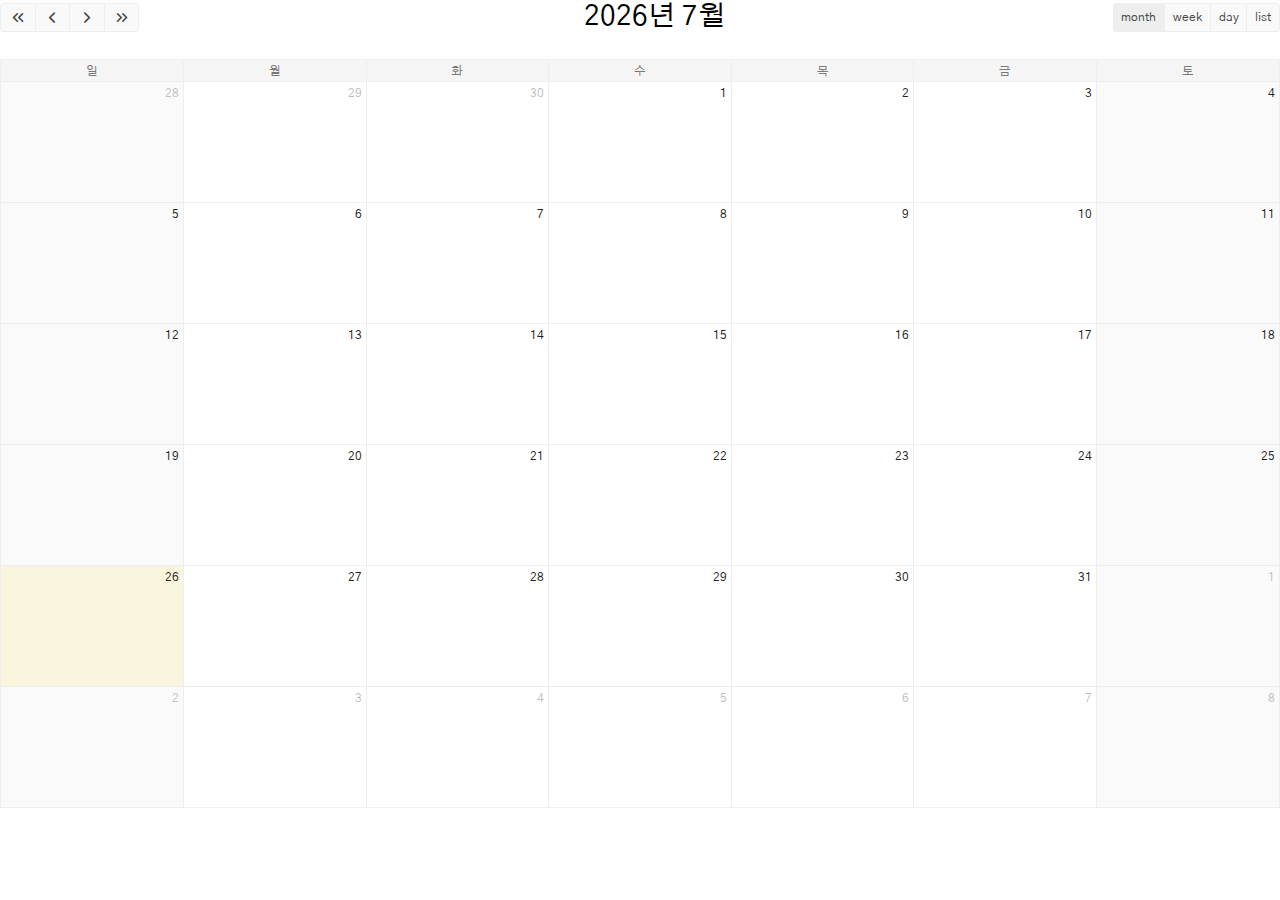
<file: index.html>
<!DOCTYPE html>
<html lang="en">
<head>
    <meta charset="UTF-8">
    <meta name="viewport" content="width=device-width, initial-scale=1.0">
    <title>FullCalendar Customizing</title>
    <link rel="stylesheet" href="./index.css">
</head>
<body>
    <div id="calendar"></div>
    <script src="./fullcalendar/dist/index.global.js"></script>
    <script src="./index.js" type="module"></script>
</body>
</html>
</file>
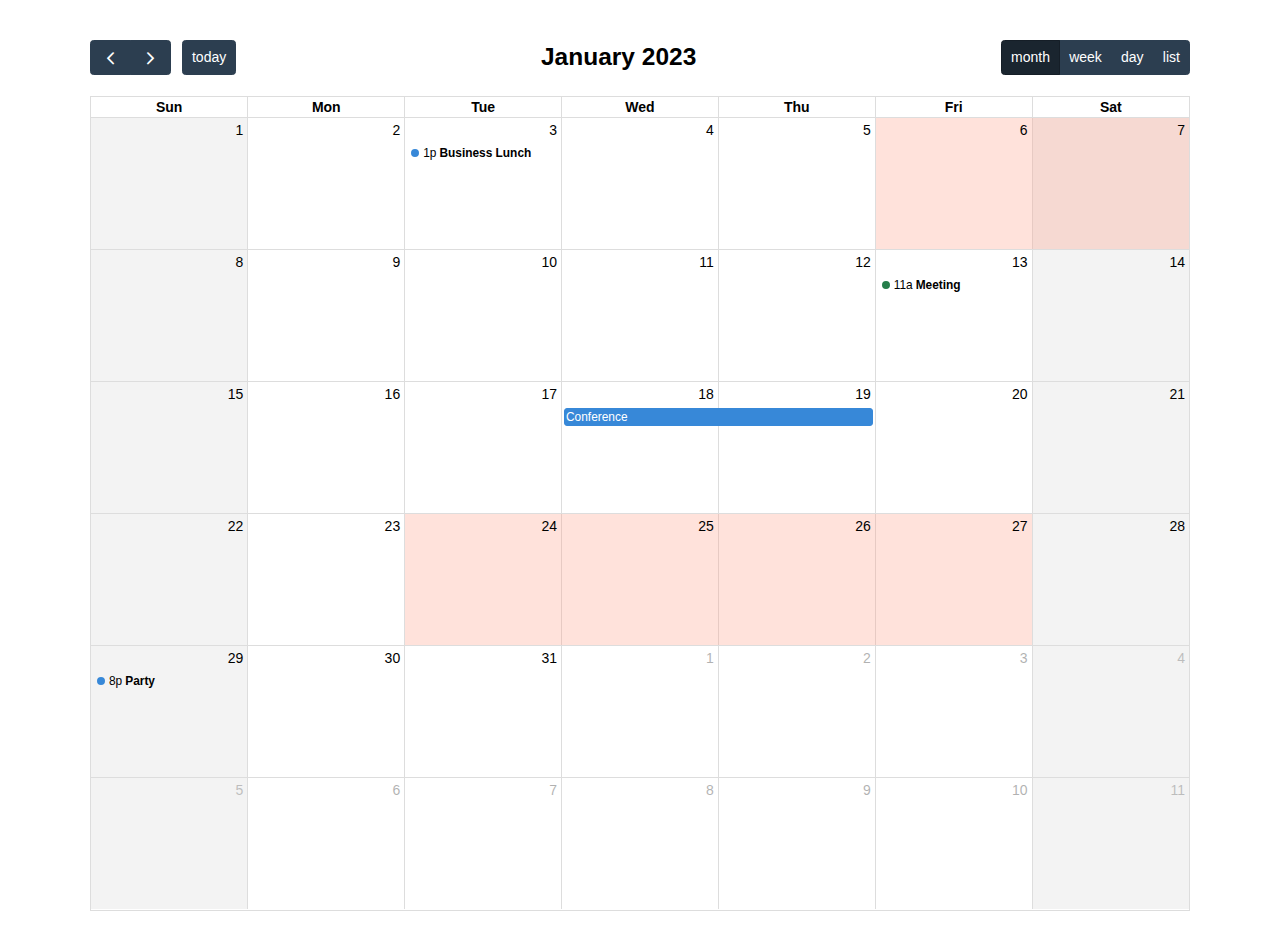
<file: fullcalendar-6.1.18/examples/background-events.html>
<!DOCTYPE html>
<html>
<head>
<meta charset='utf-8' />
<script src='../dist/index.global.js'></script>
<script>

  document.addEventListener('DOMContentLoaded', function() {
    var calendarEl = document.getElementById('calendar');

    var calendar = new FullCalendar.Calendar(calendarEl, {
      headerToolbar: {
        left: 'prev,next today',
        center: 'title',
        right: 'dayGridMonth,timeGridWeek,timeGridDay,listMonth'
      },
      initialDate: '2023-01-12',
      navLinks: true, // can click day/week names to navigate views
      businessHours: true, // display business hours
      editable: true,
      selectable: true,
      events: [
        {
          title: 'Business Lunch',
          start: '2023-01-03T13:00:00',
          constraint: 'businessHours'
        },
        {
          title: 'Meeting',
          start: '2023-01-13T11:00:00',
          constraint: 'availableForMeeting', // defined below
          color: '#257e4a'
        },
        {
          title: 'Conference',
          start: '2023-01-18',
          end: '2023-01-20'
        },
        {
          title: 'Party',
          start: '2023-01-29T20:00:00'
        },

        // areas where "Meeting" must be dropped
        {
          groupId: 'availableForMeeting',
          start: '2023-01-11T10:00:00',
          end: '2023-01-11T16:00:00',
          display: 'background'
        },
        {
          groupId: 'availableForMeeting',
          start: '2023-01-13T10:00:00',
          end: '2023-01-13T16:00:00',
          display: 'background'
        },

        // red areas where no events can be dropped
        {
          start: '2023-01-24',
          end: '2023-01-28',
          overlap: false,
          display: 'background',
          color: '#ff9f89'
        },
        {
          start: '2023-01-06',
          end: '2023-01-08',
          overlap: false,
          display: 'background',
          color: '#ff9f89'
        }
      ]
    });

    calendar.render();
  });

</script>
<style>

  body {
    margin: 40px 10px;
    padding: 0;
    font-family: Arial, Helvetica Neue, Helvetica, sans-serif;
    font-size: 14px;
  }

  #calendar {
    max-width: 1100px;
    margin: 0 auto;
  }

</style>
</head>
<body>

  <div id='calendar'></div>

</body>
</html>
</file>
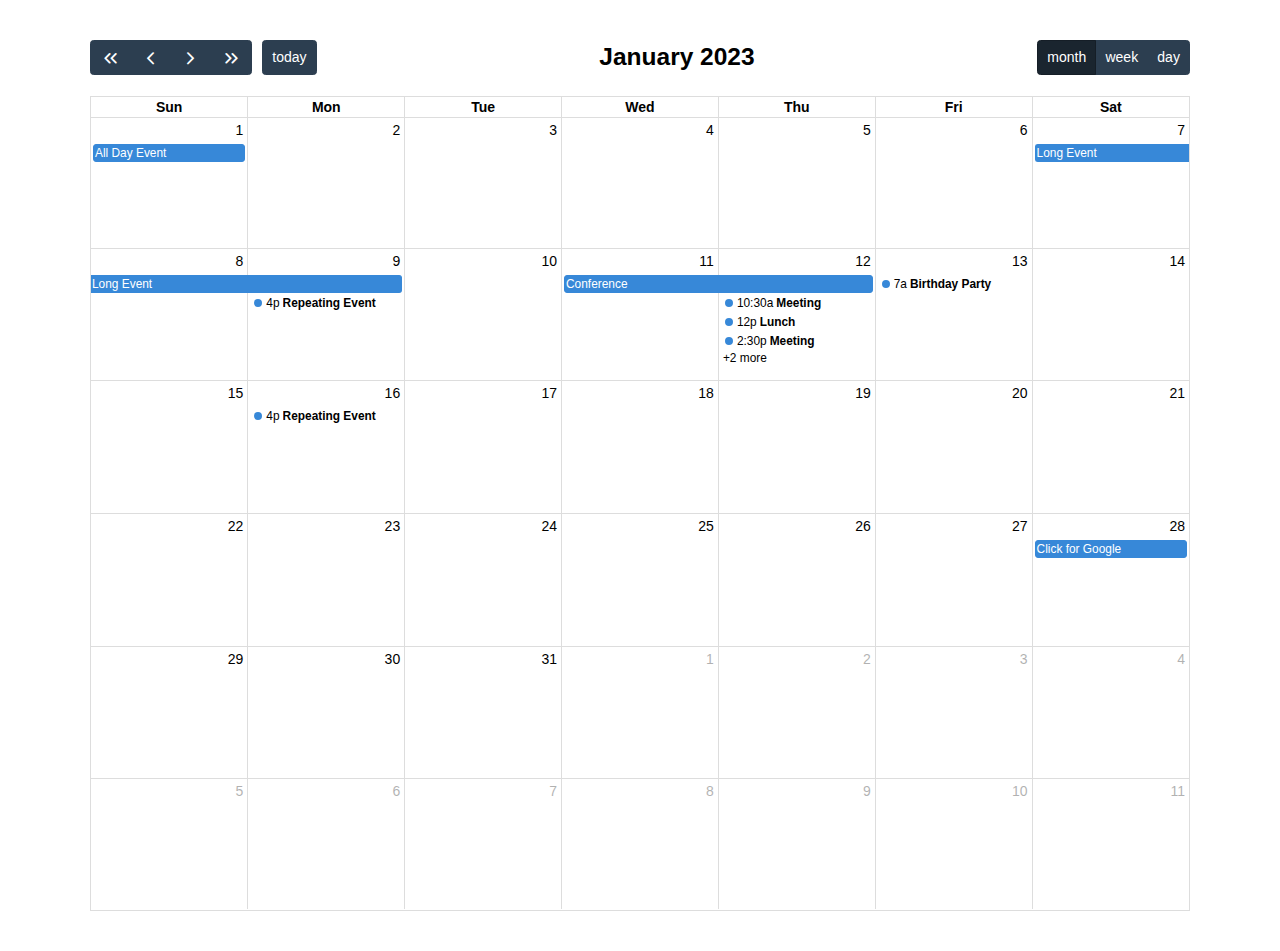
<file: fullcalendar-6.1.18/examples/daygrid-views.html>
<!DOCTYPE html>
<html>
<head>
<meta charset='utf-8' />
<script src='../dist/index.global.js'></script>
<script>

  document.addEventListener('DOMContentLoaded', function() {
    var calendarEl = document.getElementById('calendar');

    var calendar = new FullCalendar.Calendar(calendarEl, {
      headerToolbar: {
        left: 'prevYear,prev,next,nextYear today',
        center: 'title',
        right: 'dayGridMonth,dayGridWeek,dayGridDay'
      },
      initialDate: '2023-01-12',
      navLinks: true, // can click day/week names to navigate views
      editable: true,
      dayMaxEvents: true, // allow "more" link when too many events
      events: [
        {
          title: 'All Day Event',
          start: '2023-01-01'
        },
        {
          title: 'Long Event',
          start: '2023-01-07',
          end: '2023-01-10'
        },
        {
          groupId: 999,
          title: 'Repeating Event',
          start: '2023-01-09T16:00:00'
        },
        {
          groupId: 999,
          title: 'Repeating Event',
          start: '2023-01-16T16:00:00'
        },
        {
          title: 'Conference',
          start: '2023-01-11',
          end: '2023-01-13'
        },
        {
          title: 'Meeting',
          start: '2023-01-12T10:30:00',
          end: '2023-01-12T12:30:00'
        },
        {
          title: 'Lunch',
          start: '2023-01-12T12:00:00'
        },
        {
          title: 'Meeting',
          start: '2023-01-12T14:30:00'
        },
        {
          title: 'Happy Hour',
          start: '2023-01-12T17:30:00'
        },
        {
          title: 'Dinner',
          start: '2023-01-12T20:00:00'
        },
        {
          title: 'Birthday Party',
          start: '2023-01-13T07:00:00'
        },
        {
          title: 'Click for Google',
          url: 'http://google.com/',
          start: '2023-01-28'
        }
      ]
    });

    calendar.render();
  });

</script>
<style>

  body {
    margin: 40px 10px;
    padding: 0;
    font-family: Arial, Helvetica Neue, Helvetica, sans-serif;
    font-size: 14px;
  }

  #calendar {
    max-width: 1100px;
    margin: 0 auto;
  }

</style>
</head>
<body>

  <div id='calendar'></div>

</body>
</html>
</file>
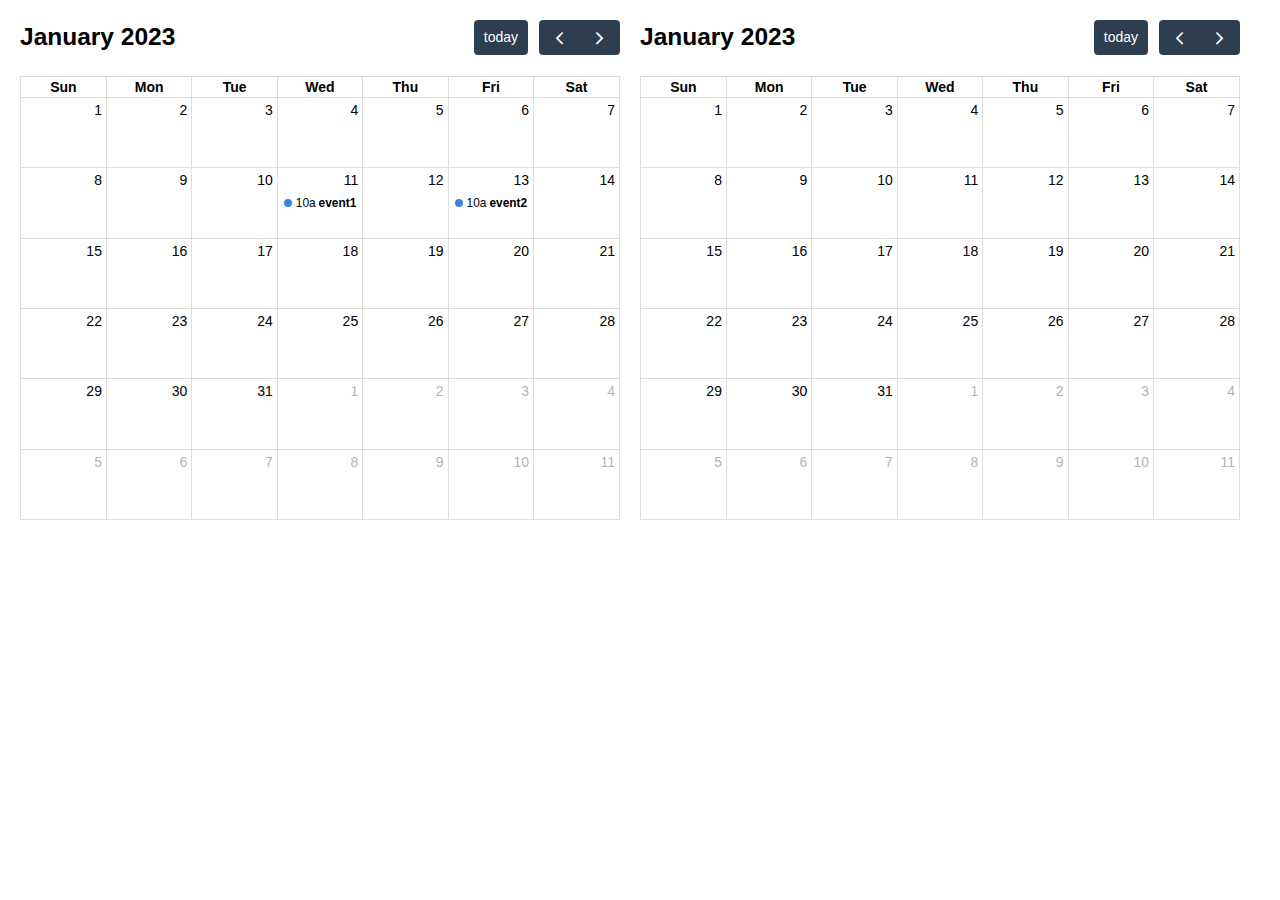
<file: fullcalendar-6.1.18/examples/external-dragging-2cals.html>
<!DOCTYPE html>
<html>
<head>
<meta charset='utf-8' />
<script src='../dist/index.global.js'></script>
<script>

  document.addEventListener('DOMContentLoaded', function() {
    var srcCalendarEl = document.getElementById('source-calendar');
    var destCalendarEl = document.getElementById('destination-calendar');

    var srcCalendar = new FullCalendar.Calendar(srcCalendarEl, {
      editable: true,
      initialDate: '2023-01-12',
      events: [
        {
          title: 'event1',
          start: '2023-01-11T10:00:00',
          end: '2023-01-11T16:00:00'
        },
        {
          title: 'event2',
          start: '2023-01-13T10:00:00',
          end: '2023-01-13T16:00:00'
        }
      ],
      eventLeave: function(info) {
        console.log('event left!', info.event);
      }
    });

    var destCalendar = new FullCalendar.Calendar(destCalendarEl, {
      initialDate: '2023-01-12',
      editable: true,
      droppable: true, // will let it receive events!
      eventReceive: function(info) {
        console.log('event received!', info.event);
      }
    });

    srcCalendar.render();
    destCalendar.render();
  });

</script>
<style>

  body {
    margin: 20px 0 0 20px;
    font-size: 14px;
    font-family: Arial, Helvetica Neue, Helvetica, sans-serif;
  }

  #source-calendar,
  #destination-calendar {
    float: left;
    width: 600px;
    margin: 0 20px 20px 0;
  }

</style>
</head>
<body>

  <div id='source-calendar'></div>
  <div id='destination-calendar'></div>

</body>
</html>
</file>
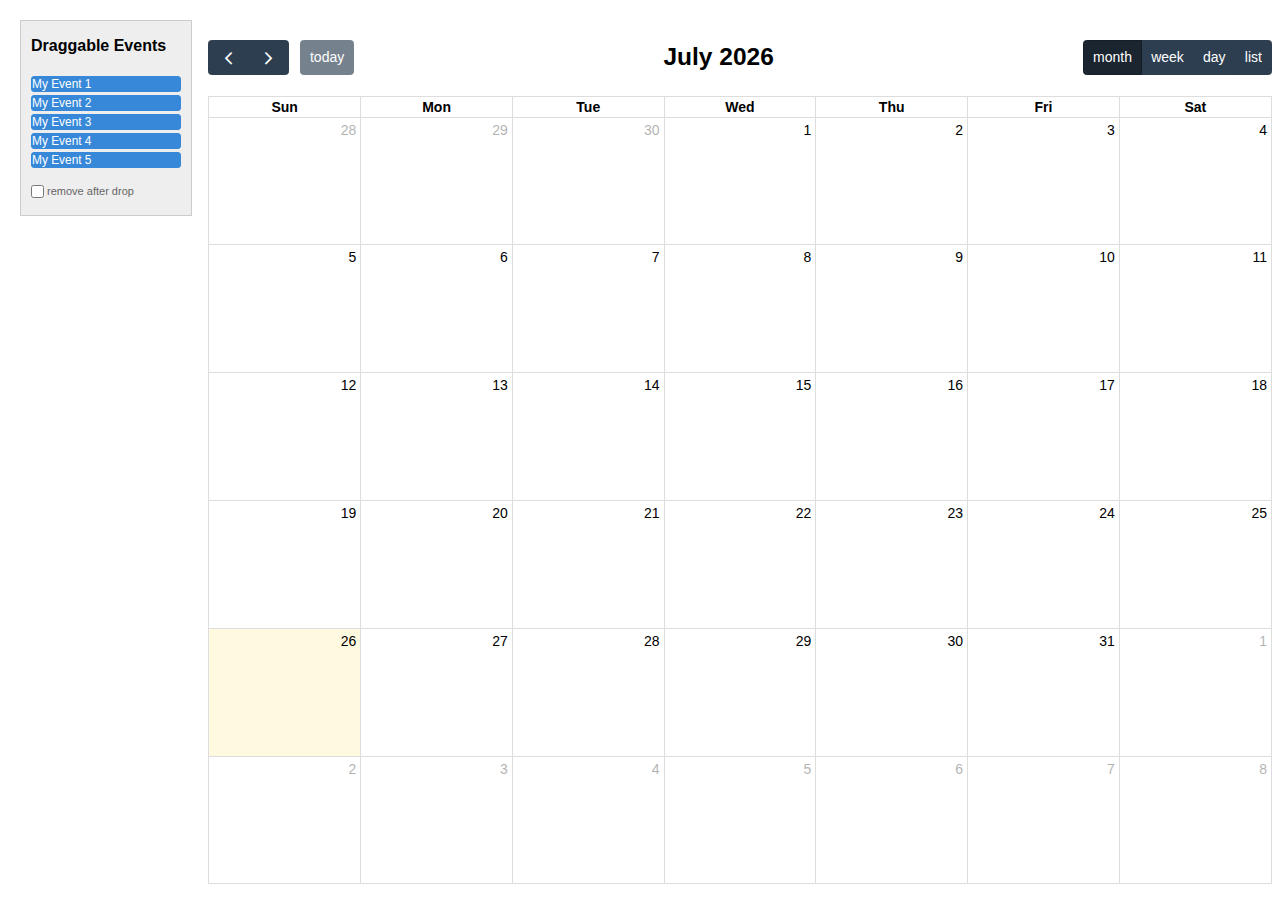
<file: fullcalendar-6.1.18/examples/external-dragging-builtin.html>
<!DOCTYPE html>
<html>
<head>
<meta charset='utf-8' />
<script src='../dist/index.global.js'></script>
<script>

  document.addEventListener('DOMContentLoaded', function() {

    /* initialize the external events
    -----------------------------------------------------------------*/

    var containerEl = document.getElementById('external-events-list');
    new FullCalendar.Draggable(containerEl, {
      itemSelector: '.fc-event',
      eventData: function(eventEl) {
        return {
          title: eventEl.innerText.trim()
        }
      }
    });

    //// the individual way to do it
    // var containerEl = document.getElementById('external-events-list');
    // var eventEls = Array.prototype.slice.call(
    //   containerEl.querySelectorAll('.fc-event')
    // );
    // eventEls.forEach(function(eventEl) {
    //   new FullCalendar.Draggable(eventEl, {
    //     eventData: {
    //       title: eventEl.innerText.trim(),
    //     }
    //   });
    // });

    /* initialize the calendar
    -----------------------------------------------------------------*/

    var calendarEl = document.getElementById('calendar');
    var calendar = new FullCalendar.Calendar(calendarEl, {
      headerToolbar: {
        left: 'prev,next today',
        center: 'title',
        right: 'dayGridMonth,timeGridWeek,timeGridDay,listWeek'
      },
      editable: true,
      droppable: true, // this allows things to be dropped onto the calendar
      drop: function(arg) {
        // is the "remove after drop" checkbox checked?
        if (document.getElementById('drop-remove').checked) {
          // if so, remove the element from the "Draggable Events" list
          arg.draggedEl.parentNode.removeChild(arg.draggedEl);
        }
      }
    });
    calendar.render();

  });

</script>
<style>

  body {
    margin-top: 40px;
    font-size: 14px;
    font-family: Arial, Helvetica Neue, Helvetica, sans-serif;
  }

  #external-events {
    position: fixed;
    left: 20px;
    top: 20px;
    width: 150px;
    padding: 0 10px;
    border: 1px solid #ccc;
    background: #eee;
    text-align: left;
  }

  #external-events h4 {
    font-size: 16px;
    margin-top: 0;
    padding-top: 1em;
  }

  #external-events .fc-event {
    margin: 3px 0;
    cursor: move;
  }

  #external-events p {
    margin: 1.5em 0;
    font-size: 11px;
    color: #666;
  }

  #external-events p input {
    margin: 0;
    vertical-align: middle;
  }

  #calendar-wrap {
    margin-left: 200px;
  }

  #calendar {
    max-width: 1100px;
    margin: 0 auto;
  }

</style>
</head>
<body>
  <div id='wrap'>

    <div id='external-events'>
      <h4>Draggable Events</h4>

      <div id='external-events-list'>
        <div class='fc-event fc-h-event fc-daygrid-event fc-daygrid-block-event'>
          <div class='fc-event-main'>My Event 1</div>
        </div>
        <div class='fc-event fc-h-event fc-daygrid-event fc-daygrid-block-event'>
          <div class='fc-event-main'>My Event 2</div>
        </div>
        <div class='fc-event fc-h-event fc-daygrid-event fc-daygrid-block-event'>
          <div class='fc-event-main'>My Event 3</div>
        </div>
        <div class='fc-event fc-h-event fc-daygrid-event fc-daygrid-block-event'>
          <div class='fc-event-main'>My Event 4</div>
        </div>
        <div class='fc-event fc-h-event fc-daygrid-event fc-daygrid-block-event'>
          <div class='fc-event-main'>My Event 5</div>
        </div>
      </div>

      <p>
        <input type='checkbox' id='drop-remove' />
        <label for='drop-remove'>remove after drop</label>
      </p>
    </div>

    <div id='calendar-wrap'>
      <div id='calendar'></div>
    </div>

  </div>
</body>
</html>
</file>
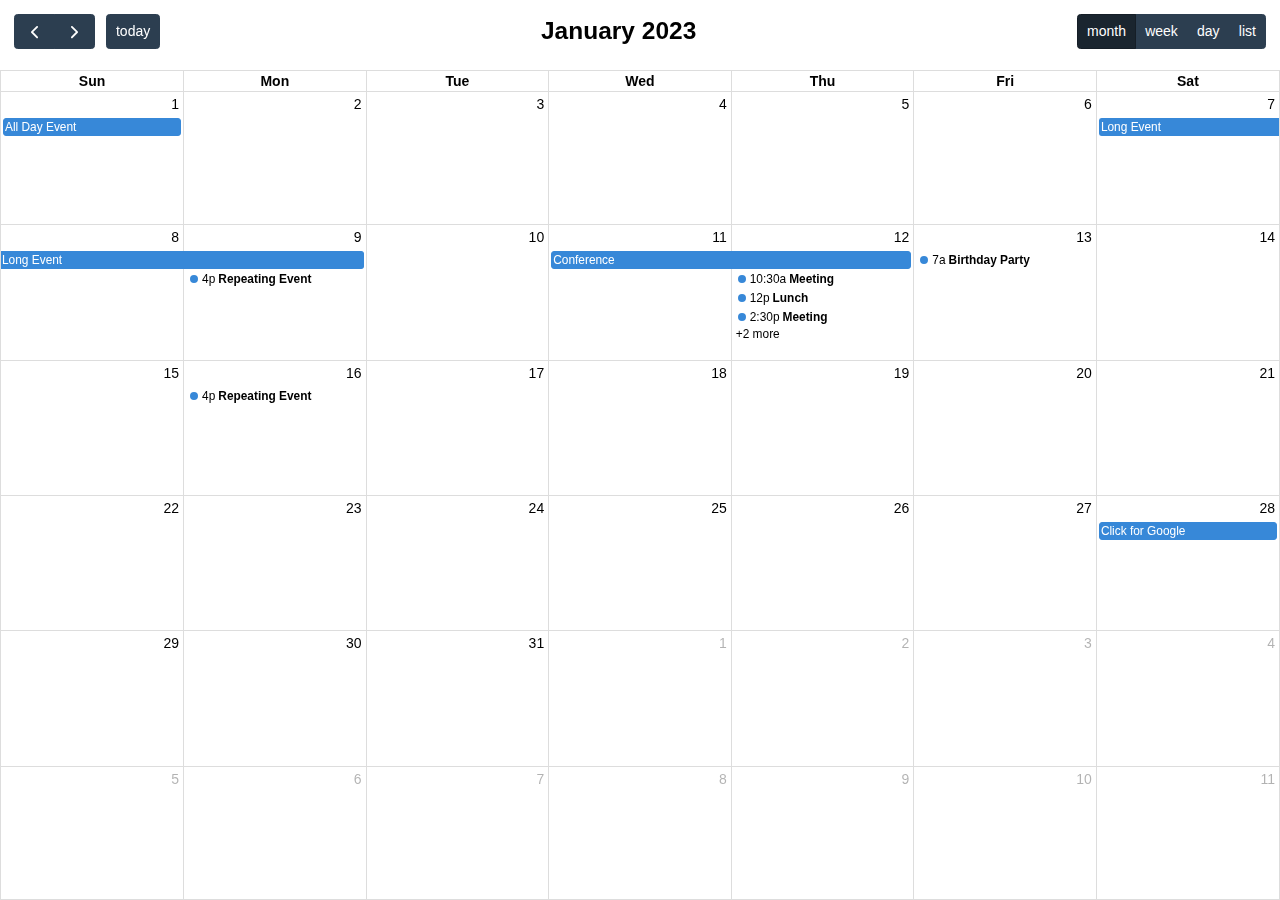
<file: fullcalendar-6.1.18/examples/full-height.html>
<!DOCTYPE html>
<html>
<head>
<meta charset='utf-8' />
<script src='../dist/index.global.js'></script>
<script>

  document.addEventListener('DOMContentLoaded', function() {
    var calendarEl = document.getElementById('calendar');

    var calendar = new FullCalendar.Calendar(calendarEl, {
      height: '100%',
      expandRows: true,
      slotMinTime: '08:00',
      slotMaxTime: '20:00',
      headerToolbar: {
        left: 'prev,next today',
        center: 'title',
        right: 'dayGridMonth,timeGridWeek,timeGridDay,listWeek'
      },
      initialView: 'dayGridMonth',
      initialDate: '2023-01-12',
      navLinks: true, // can click day/week names to navigate views
      editable: true,
      selectable: true,
      nowIndicator: true,
      dayMaxEvents: true, // allow "more" link when too many events
      events: [
        {
          title: 'All Day Event',
          start: '2023-01-01',
        },
        {
          title: 'Long Event',
          start: '2023-01-07',
          end: '2023-01-10'
        },
        {
          groupId: 999,
          title: 'Repeating Event',
          start: '2023-01-09T16:00:00'
        },
        {
          groupId: 999,
          title: 'Repeating Event',
          start: '2023-01-16T16:00:00'
        },
        {
          title: 'Conference',
          start: '2023-01-11',
          end: '2023-01-13'
        },
        {
          title: 'Meeting',
          start: '2023-01-12T10:30:00',
          end: '2023-01-12T12:30:00'
        },
        {
          title: 'Lunch',
          start: '2023-01-12T12:00:00'
        },
        {
          title: 'Meeting',
          start: '2023-01-12T14:30:00'
        },
        {
          title: 'Happy Hour',
          start: '2023-01-12T17:30:00'
        },
        {
          title: 'Dinner',
          start: '2023-01-12T20:00:00'
        },
        {
          title: 'Birthday Party',
          start: '2023-01-13T07:00:00'
        },
        {
          title: 'Click for Google',
          url: 'http://google.com/',
          start: '2023-01-28'
        }
      ]
    });

    calendar.render();
  });

</script>
<style>

  html, body {
    overflow: hidden; /* don't do scrollbars */
    font-family: Arial, Helvetica Neue, Helvetica, sans-serif;
    font-size: 14px;
  }

  #calendar-container {
    position: fixed;
    top: 0;
    left: 0;
    right: 0;
    bottom: 0;
  }

  .fc-header-toolbar {
    /*
    the calendar will be butting up against the edges,
    but let's scoot in the header's buttons
    */
    padding-top: 1em;
    padding-left: 1em;
    padding-right: 1em;
  }

</style>
</head>
<body>

  <div id='calendar-container'>
    <div id='calendar'></div>
  </div>

</body>
</html>
</file>
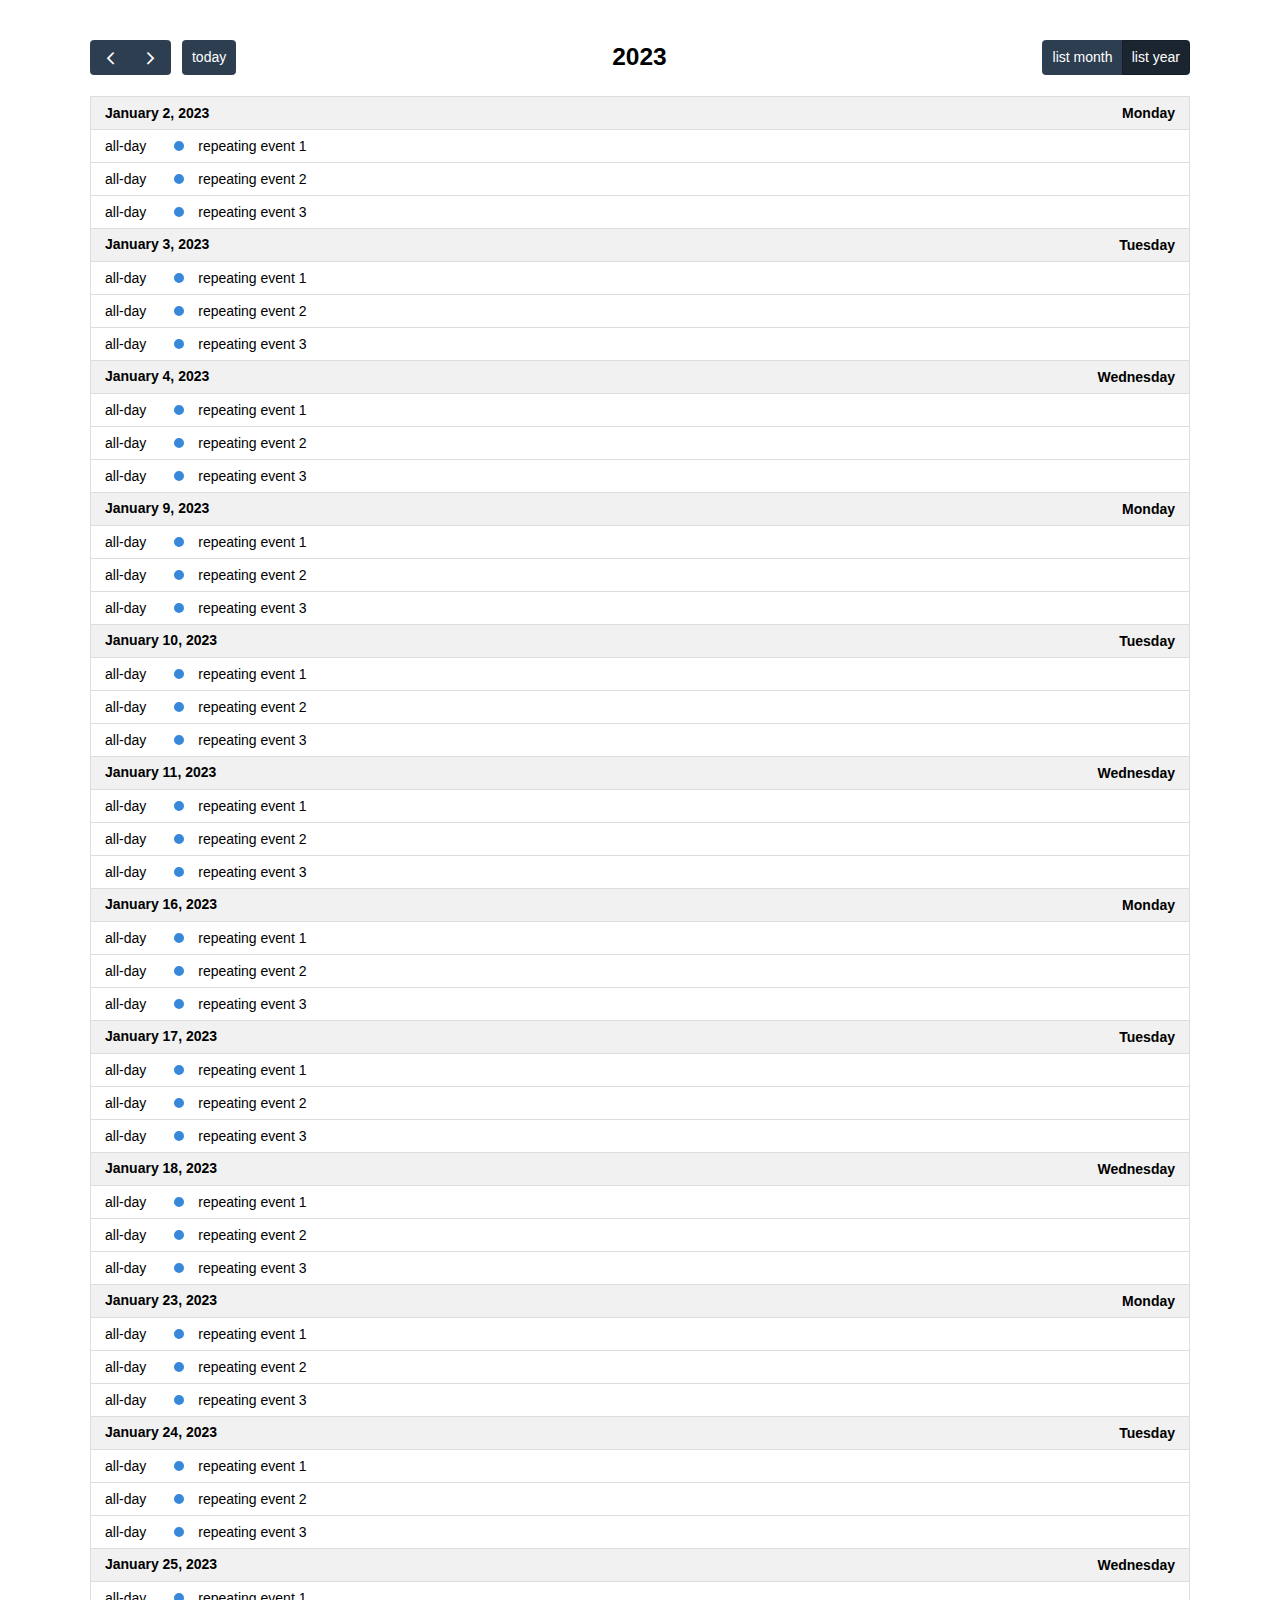
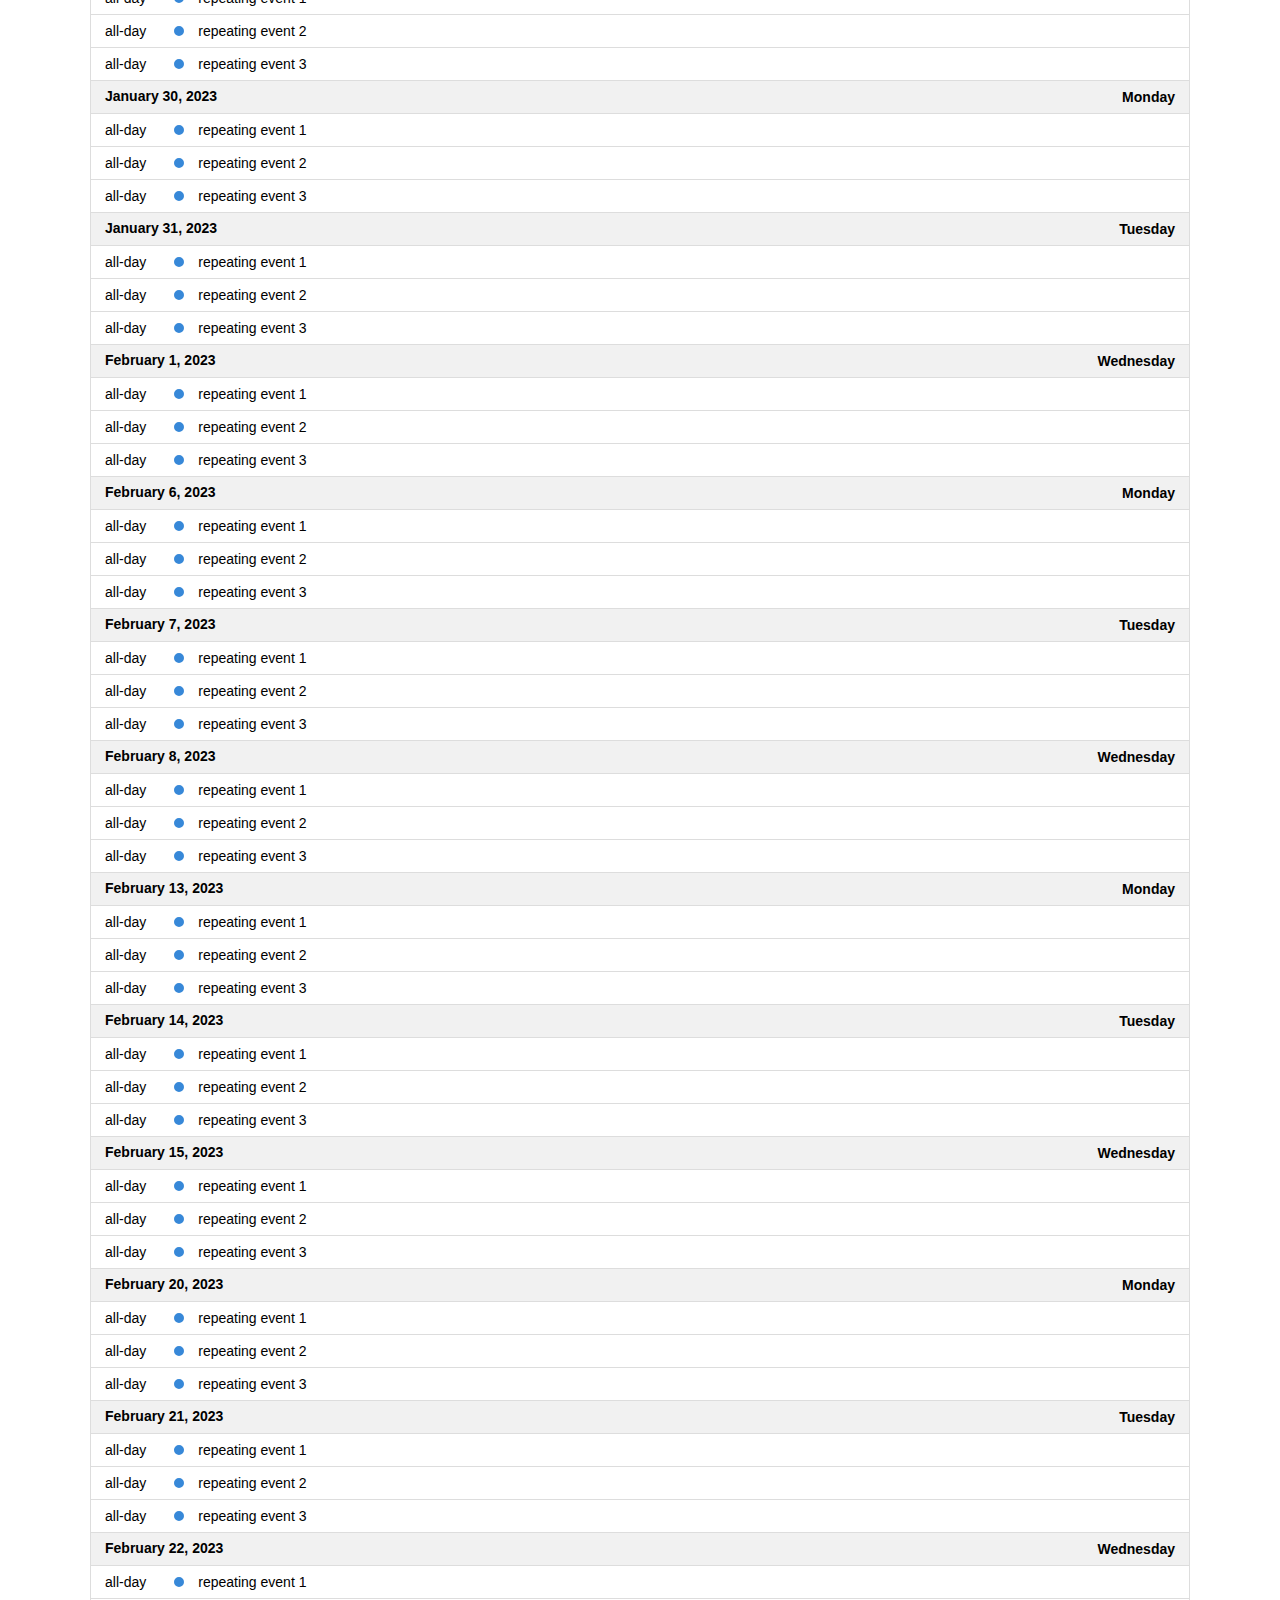
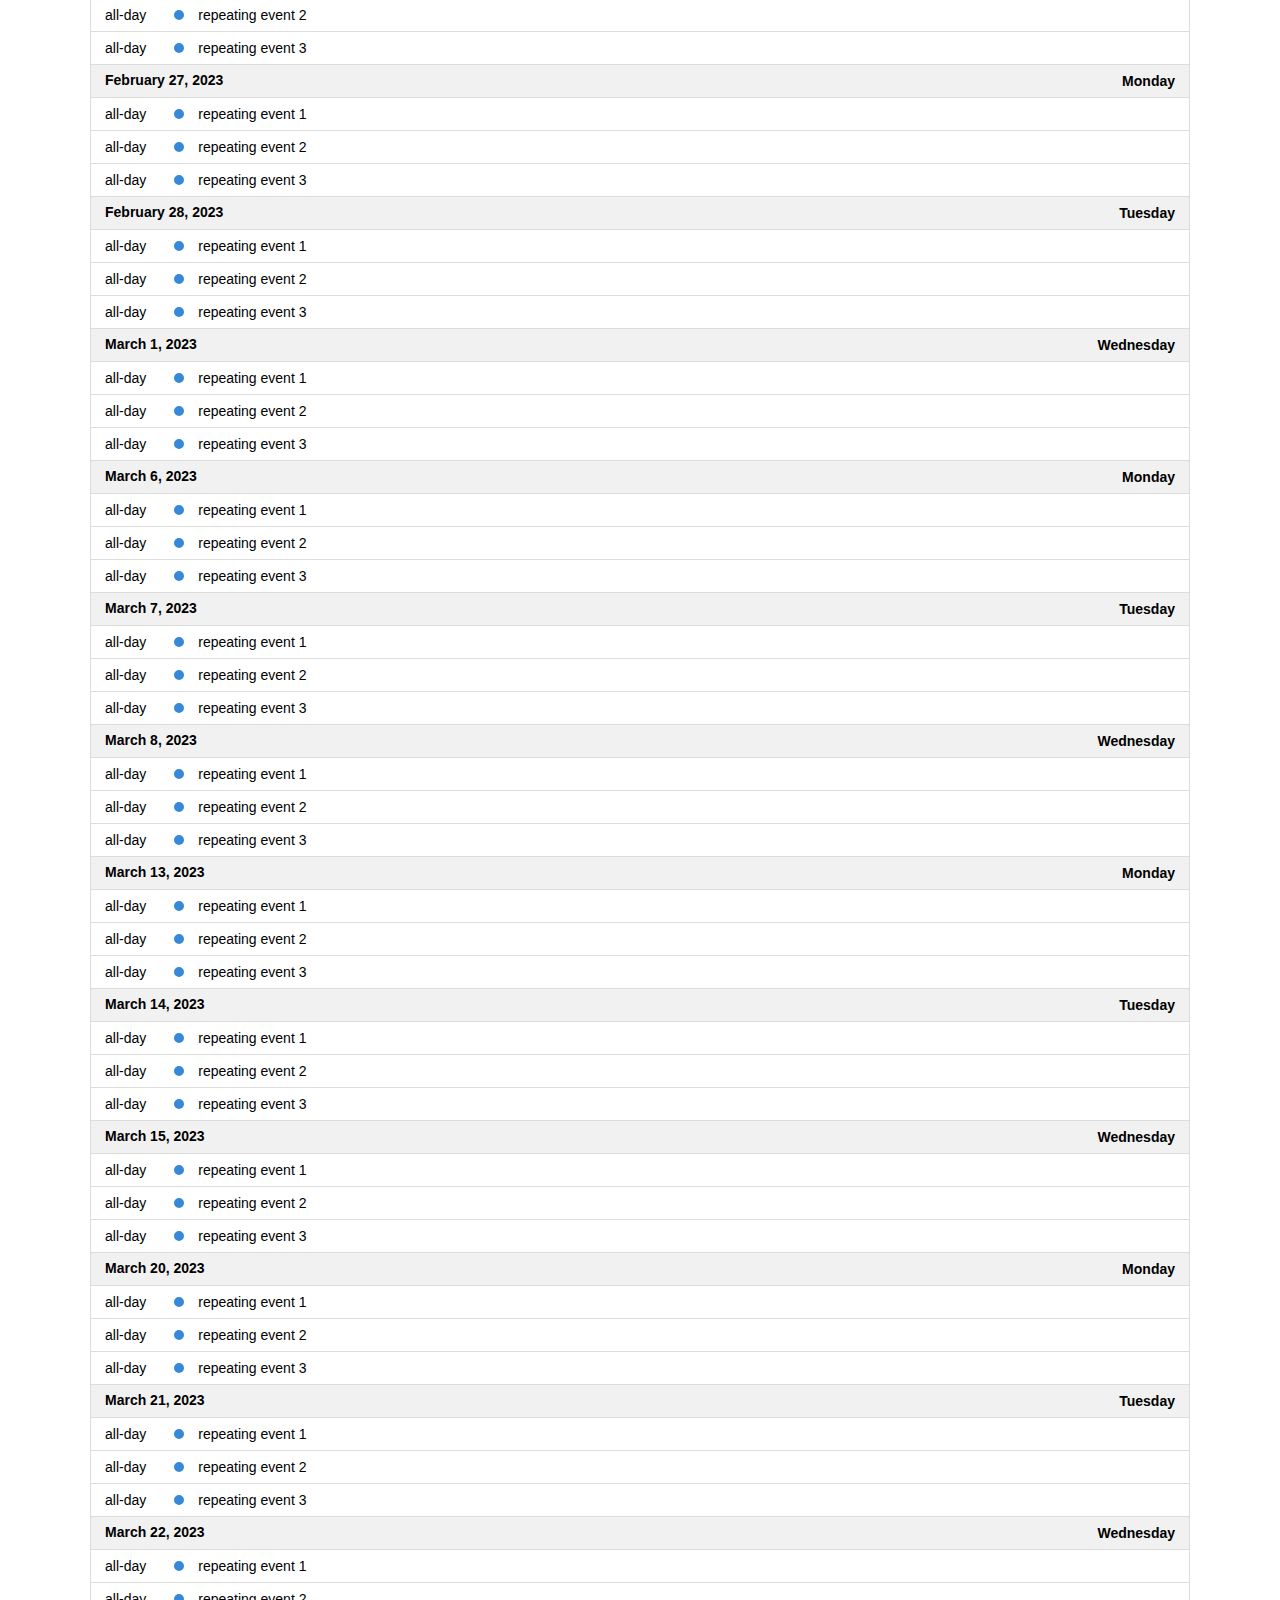
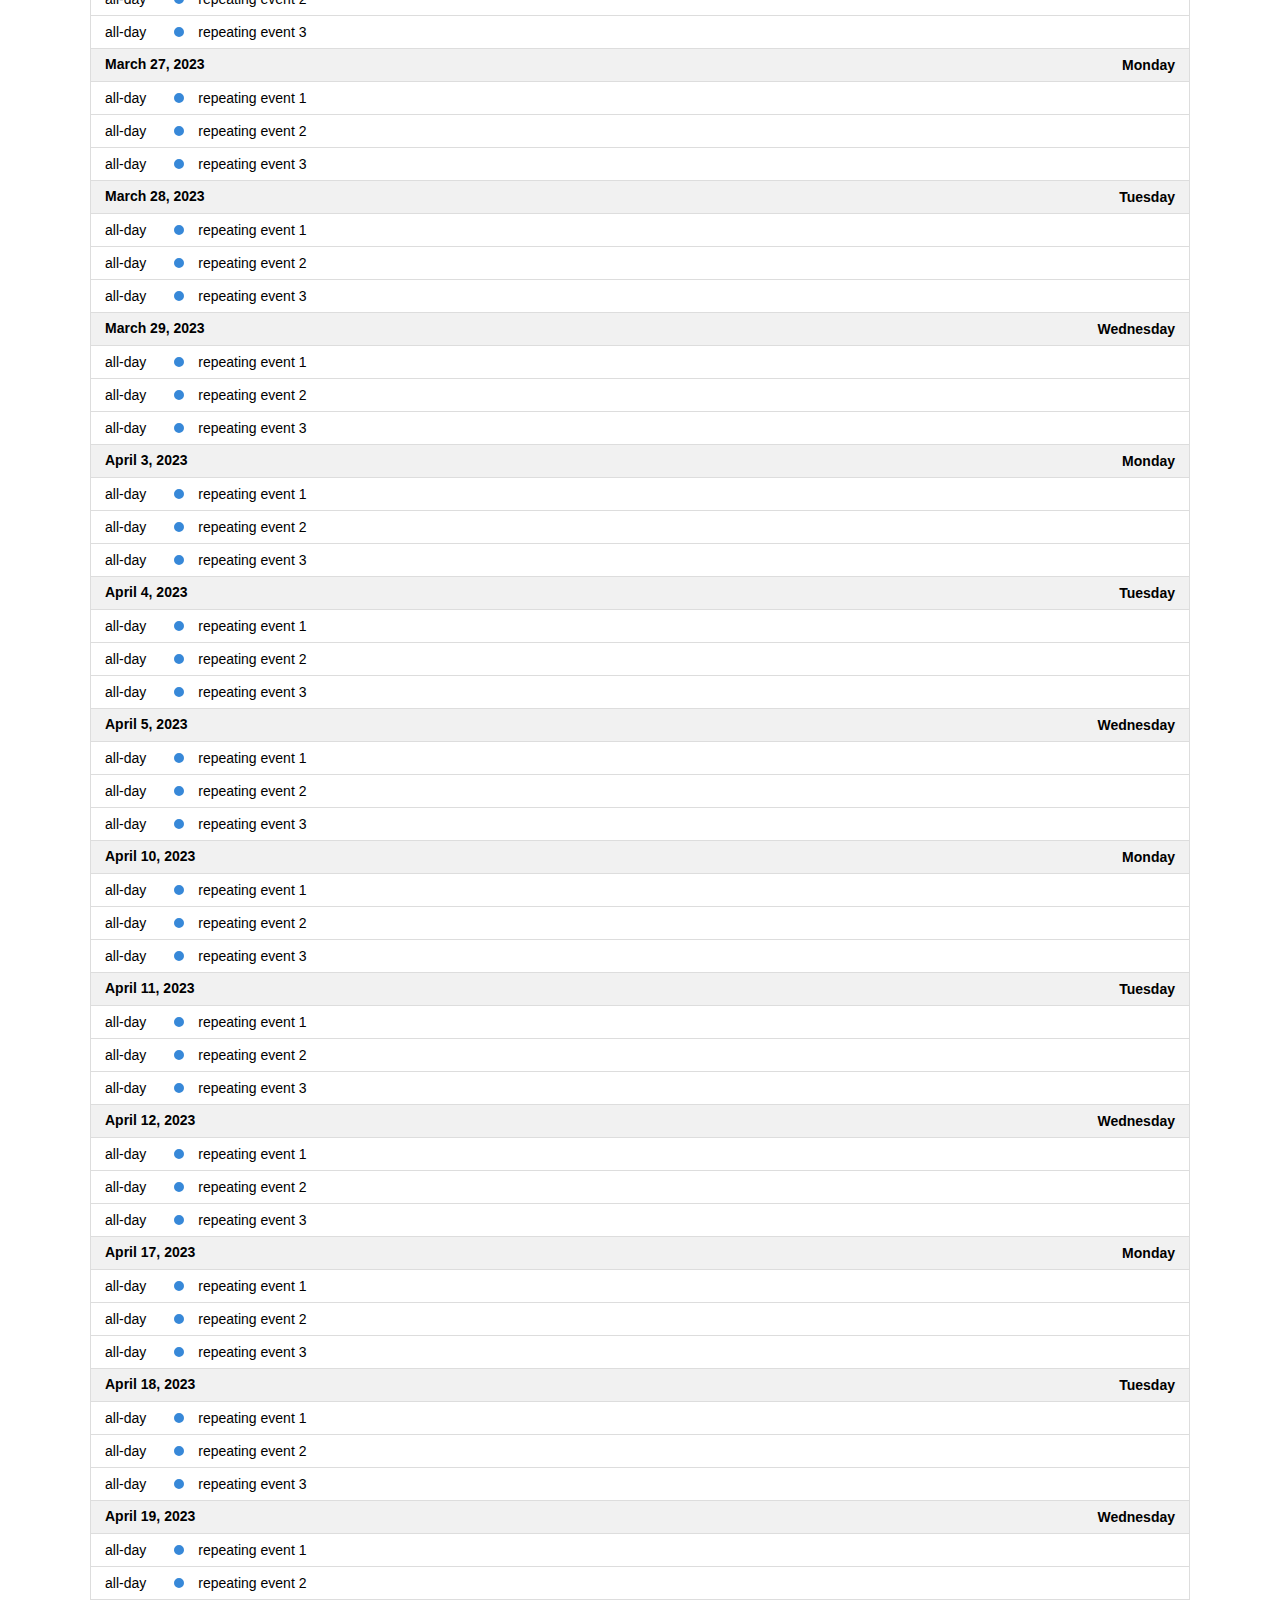
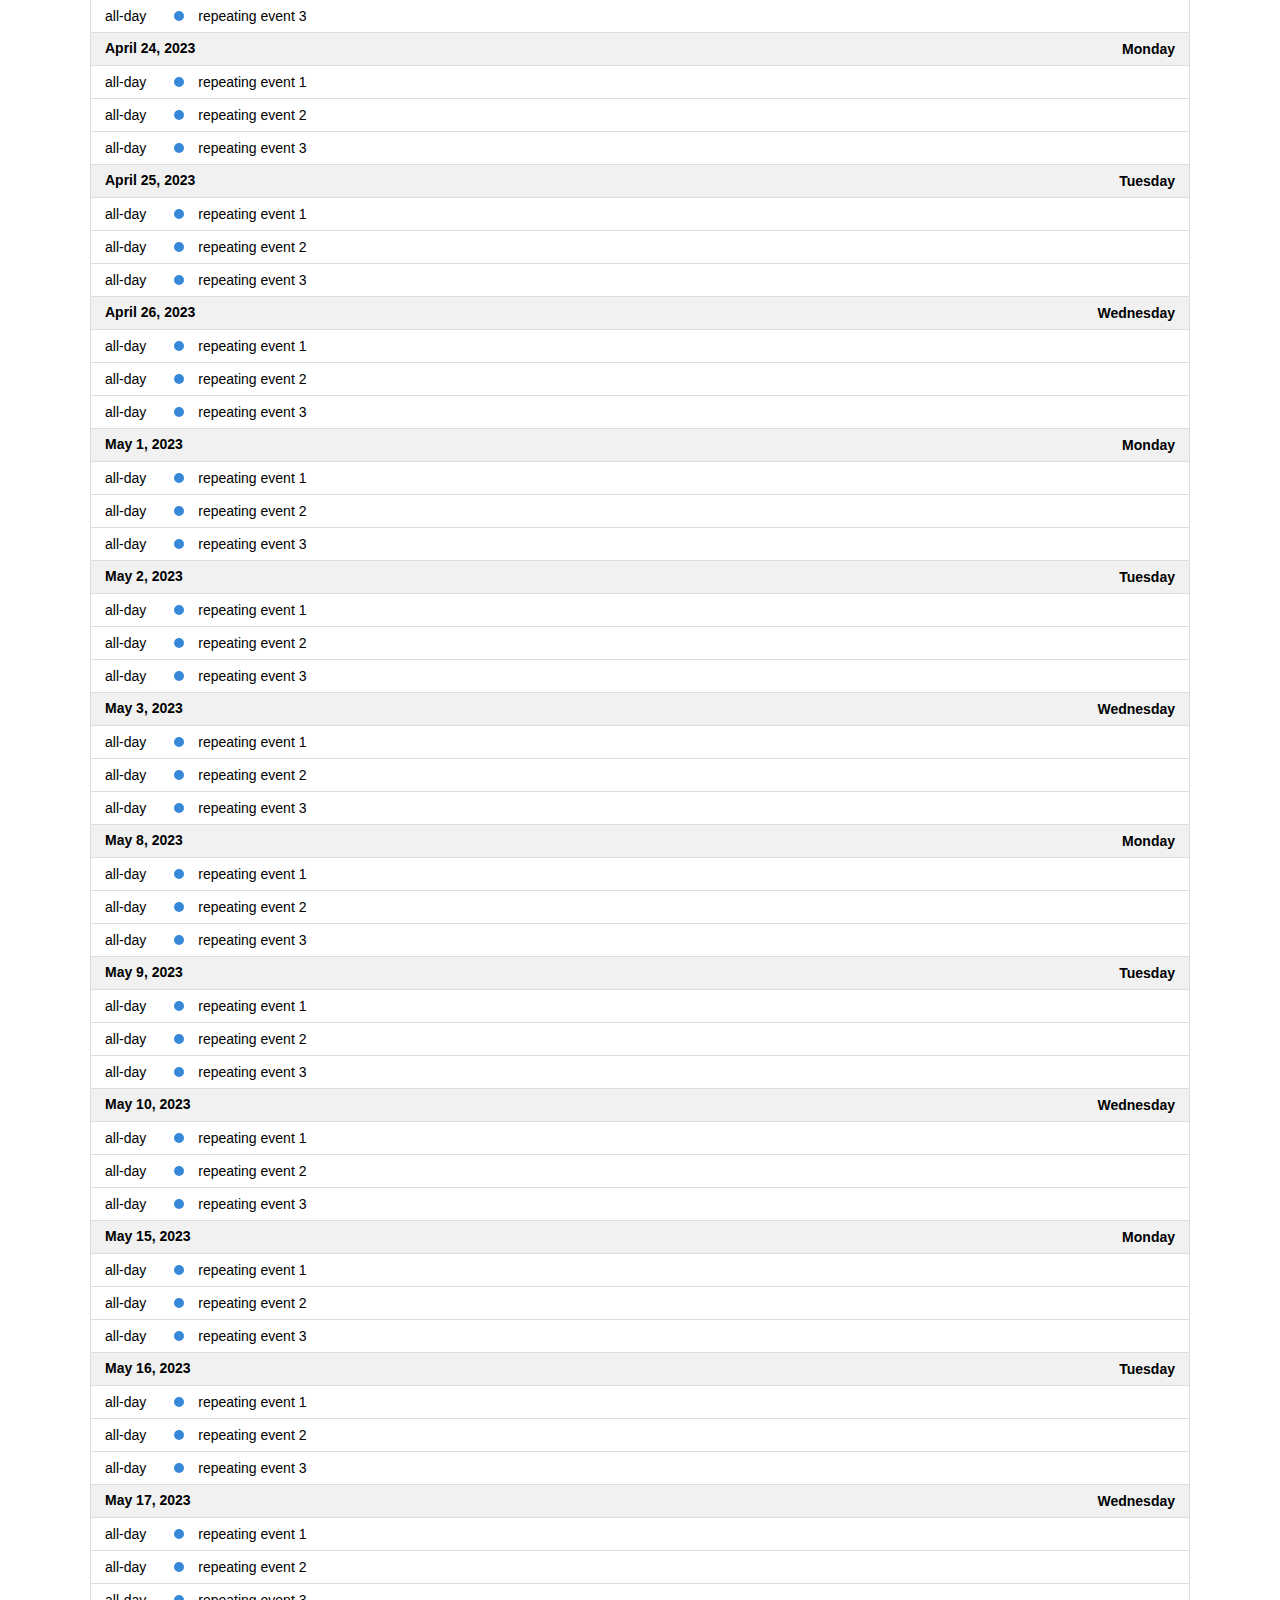
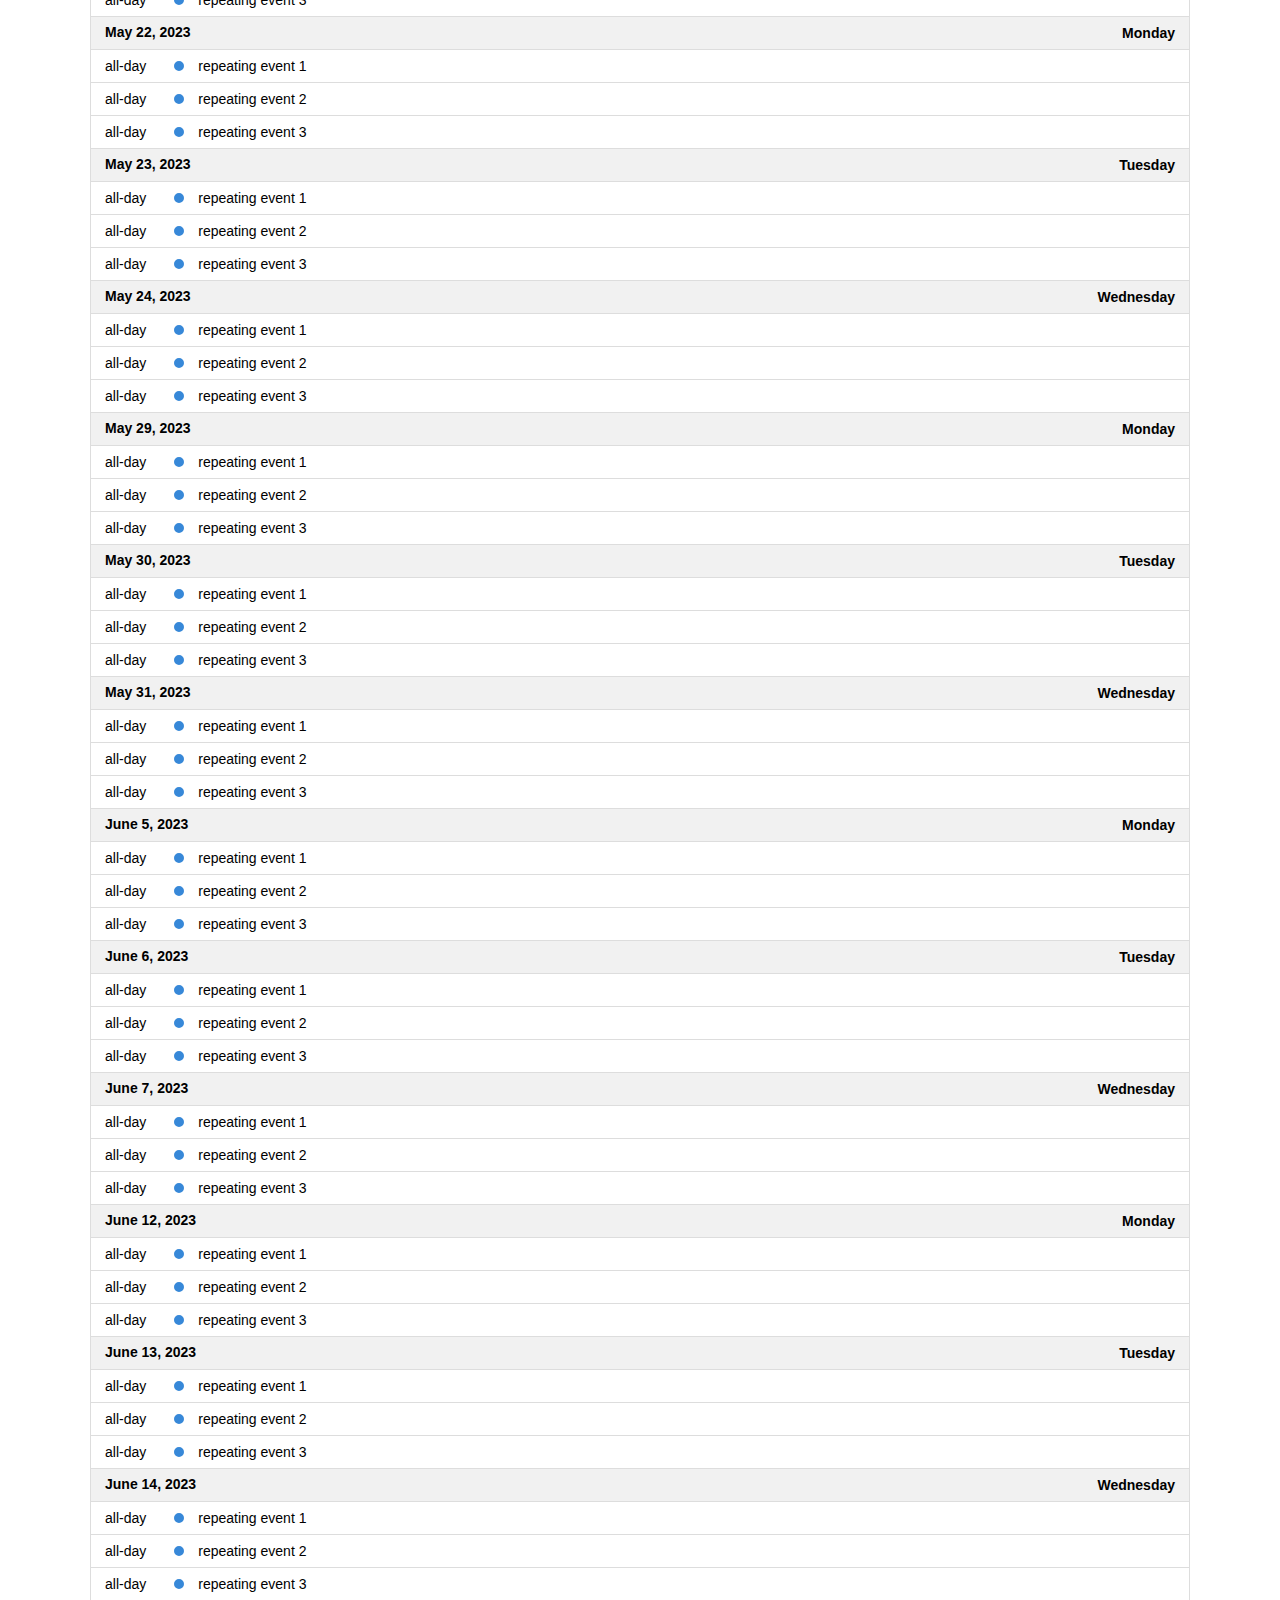
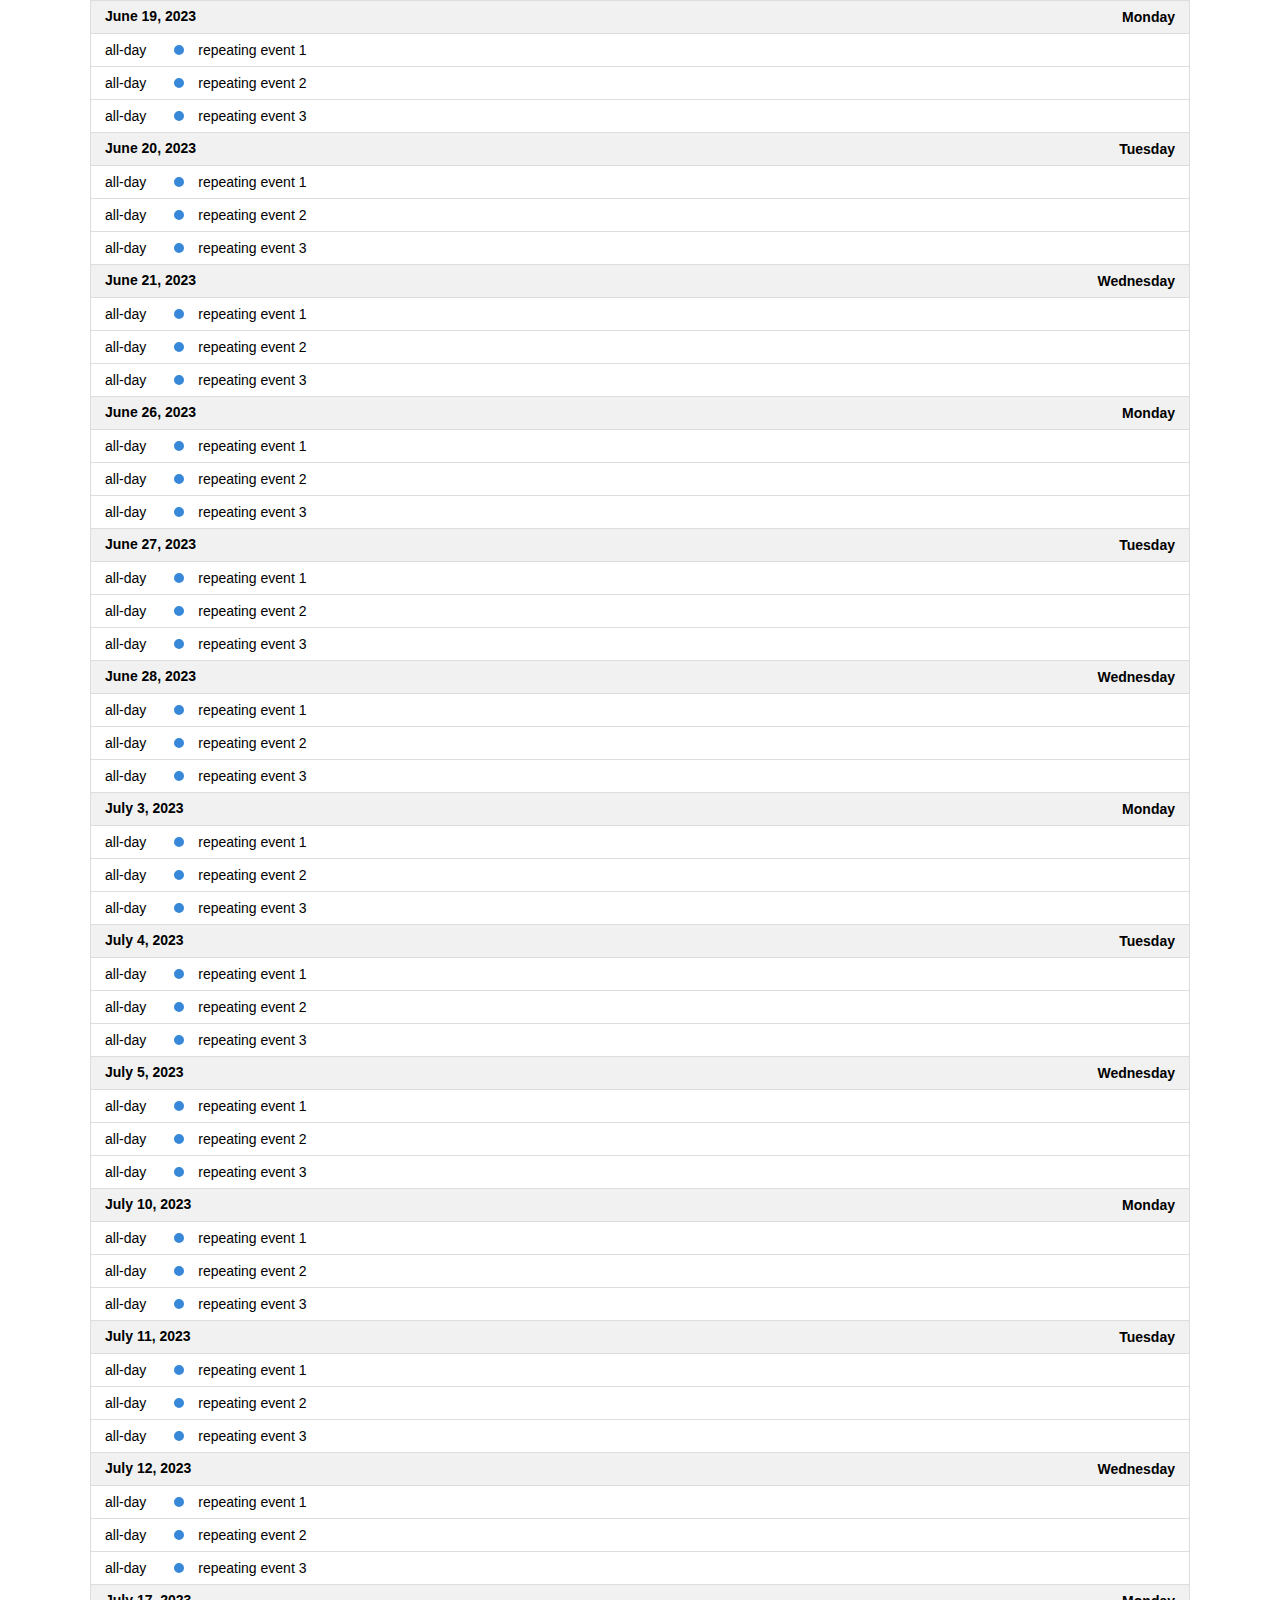
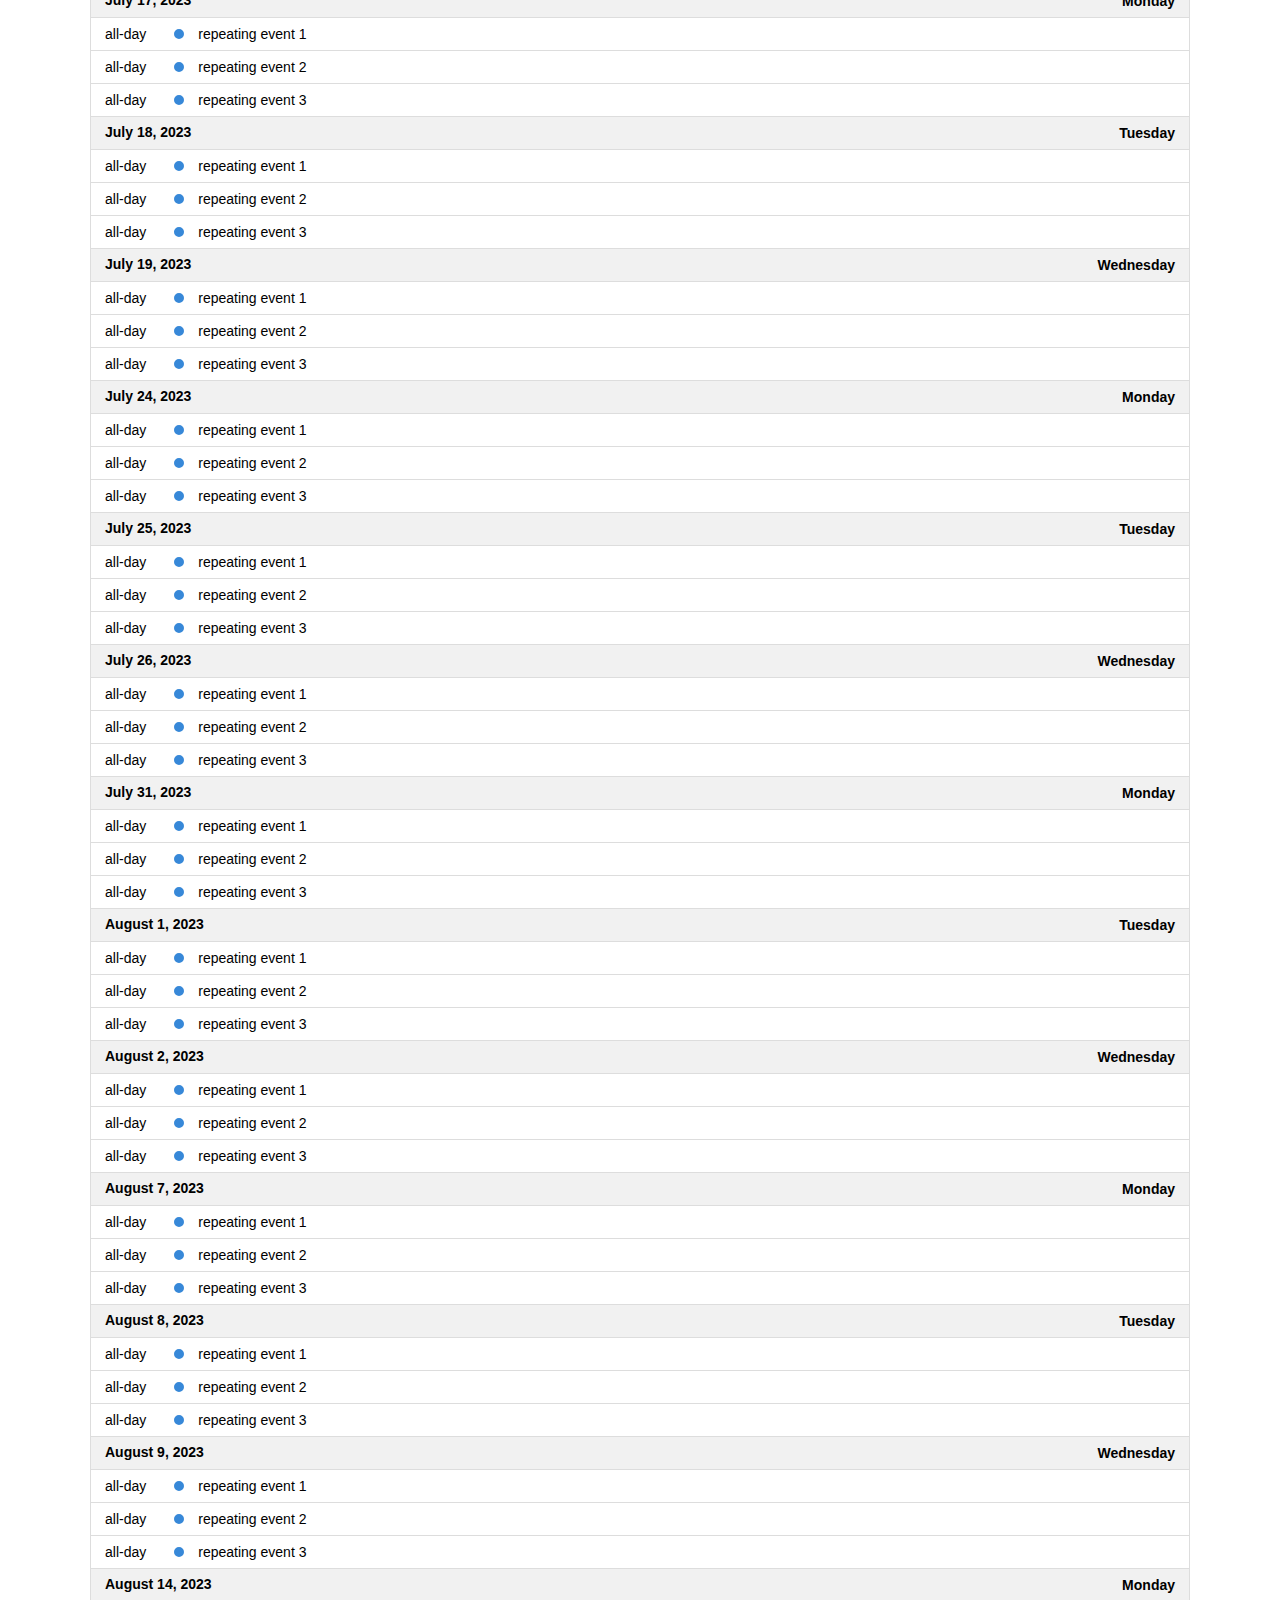
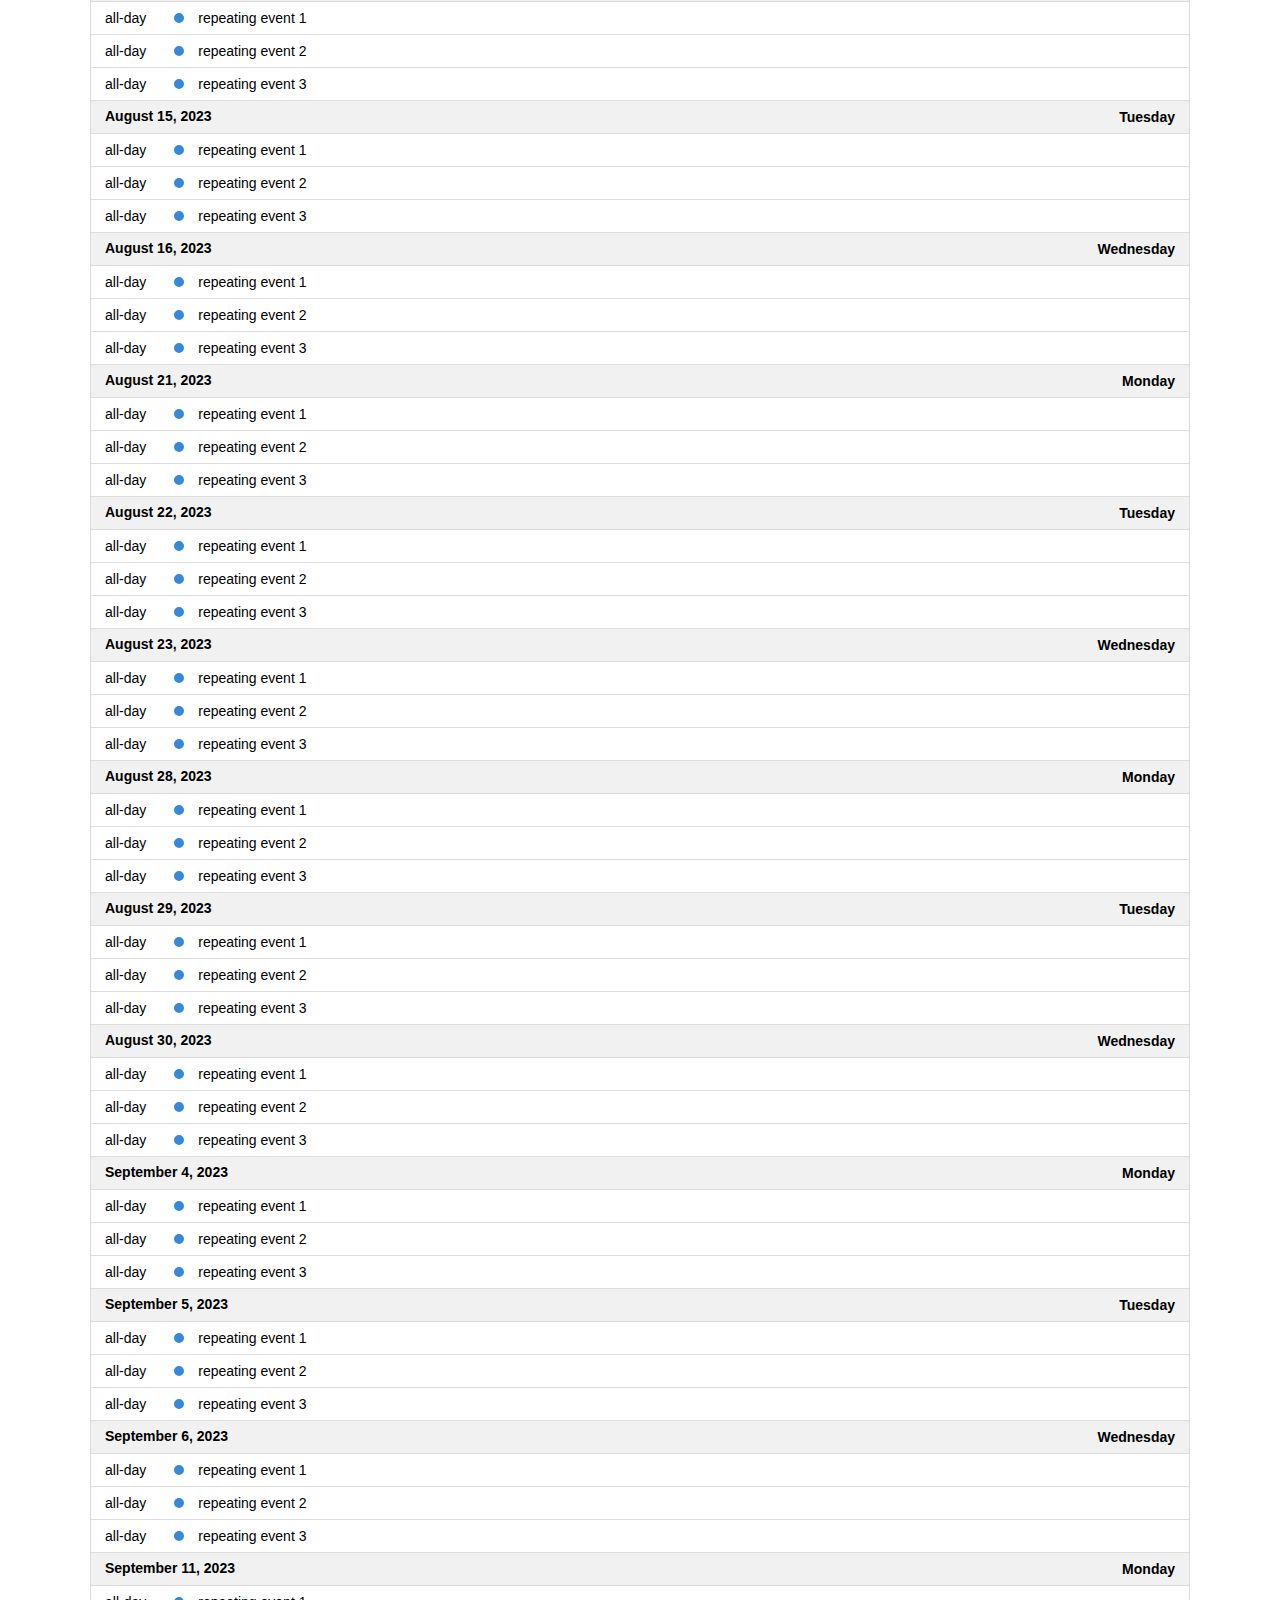
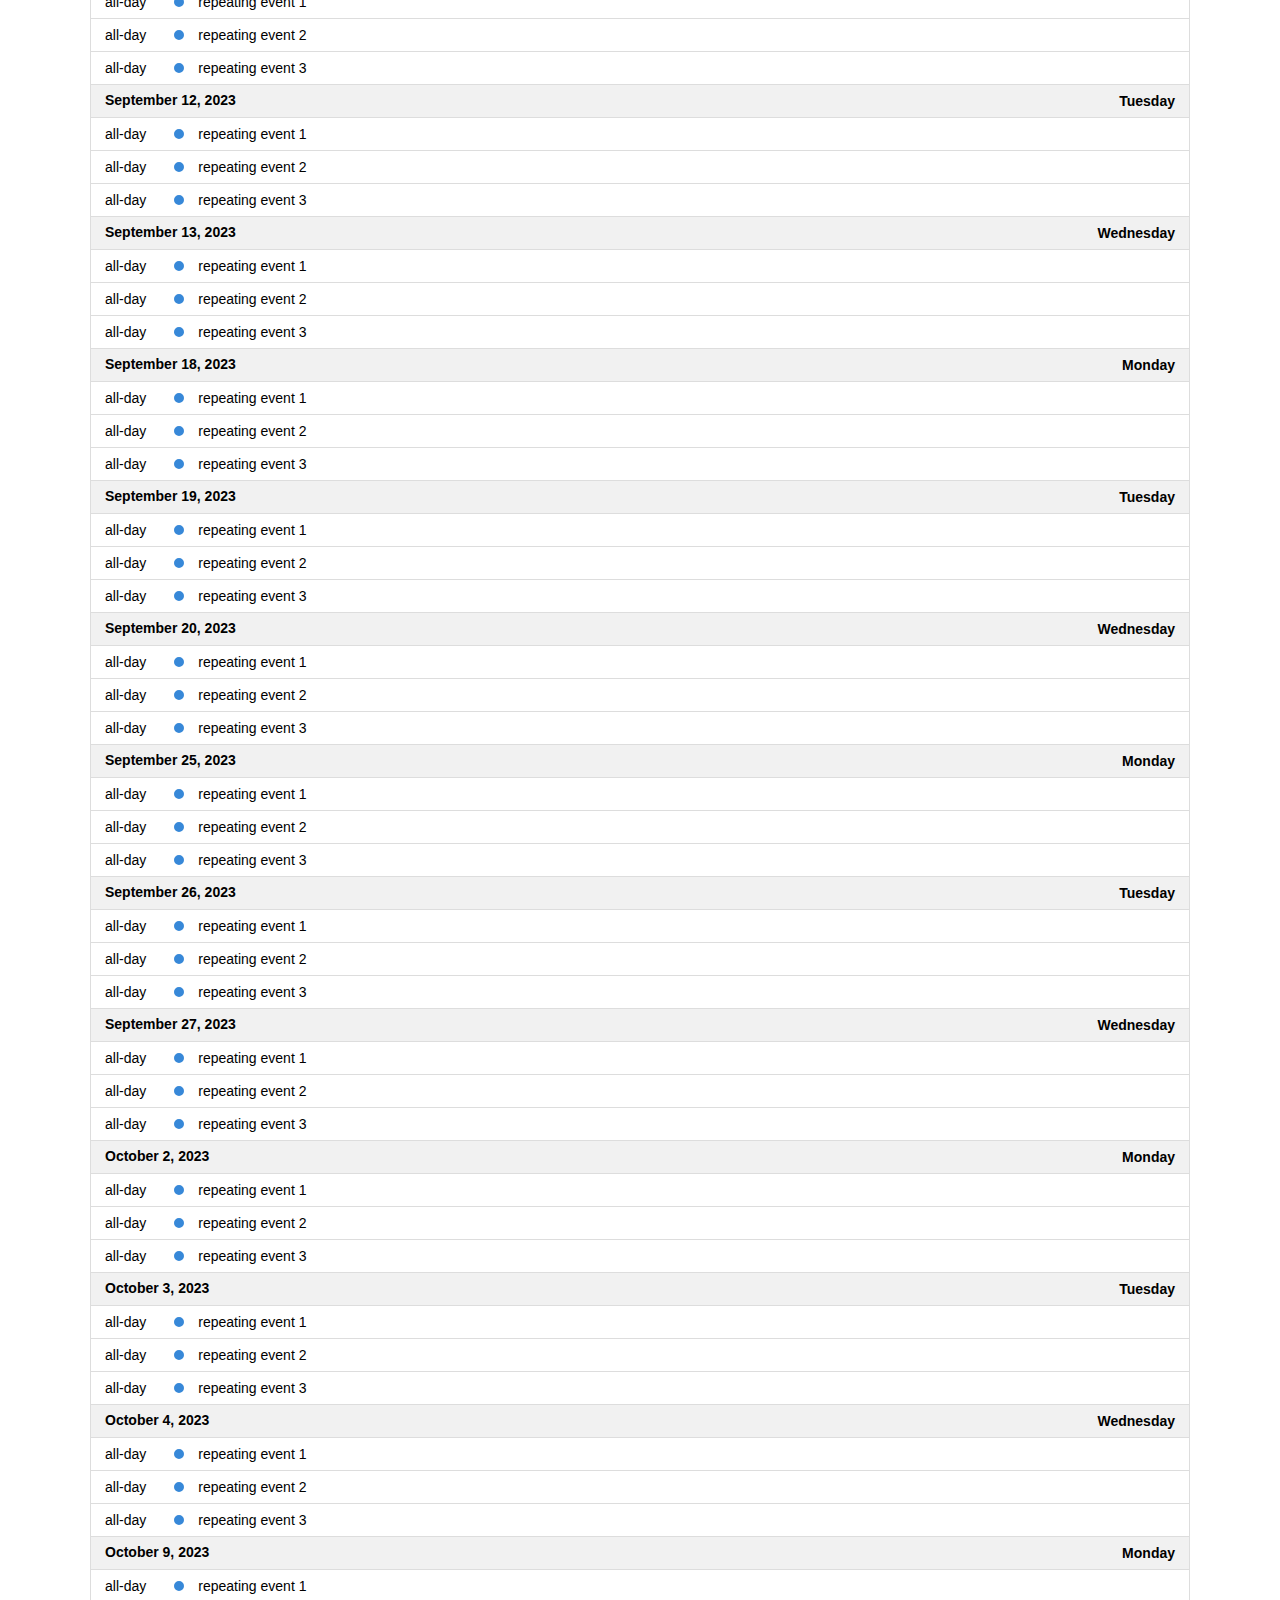
<file: fullcalendar-6.1.18/examples/list-sticky-header.html>
<!DOCTYPE html>
<html>
<head>
<meta charset='utf-8' />
<script src='../dist/index.global.js'></script>
<script>

  document.addEventListener('DOMContentLoaded', function() {
    var calendarEl = document.getElementById('calendar');

    var calendar = new FullCalendar.Calendar(calendarEl, {
      height: 'auto',
      // stickyHeaderDates: false, // for disabling

      headerToolbar: {
        left: 'prev,next today',
        center: 'title',
        right: 'listMonth,listYear'
      },

      // customize the button names,
      // otherwise they'd all just say "list"
      views: {
        listMonth: { buttonText: 'list month' },
        listYear: { buttonText: 'list year' }
      },

      initialView: 'listYear',
      initialDate: '2023-01-12',
      navLinks: true, // can click day/week names to navigate views
      editable: true,
      events: [
        {
          title: 'repeating event 1',
          daysOfWeek: [ 1, 2, 3 ],
          duration: '00:30'
        },
        {
          title: 'repeating event 2',
          daysOfWeek: [ 1, 2, 3 ],
          duration: '00:30'
        },
        {
          title: 'repeating event 3',
          daysOfWeek: [ 1, 2, 3 ],
          duration: '00:30'
        }
      ]
    });

    calendar.render();
  });

</script>
<style>

  body {
    margin: 40px 10px;
    padding: 0;
    font-family: Arial, Helvetica Neue, Helvetica, sans-serif;
    font-size: 14px;
  }

  #calendar {
    max-width: 1100px;
    margin: 0 auto;
  }

</style>
</head>
<body>

  <div id='calendar'></div>

</body>
</html>
</file>
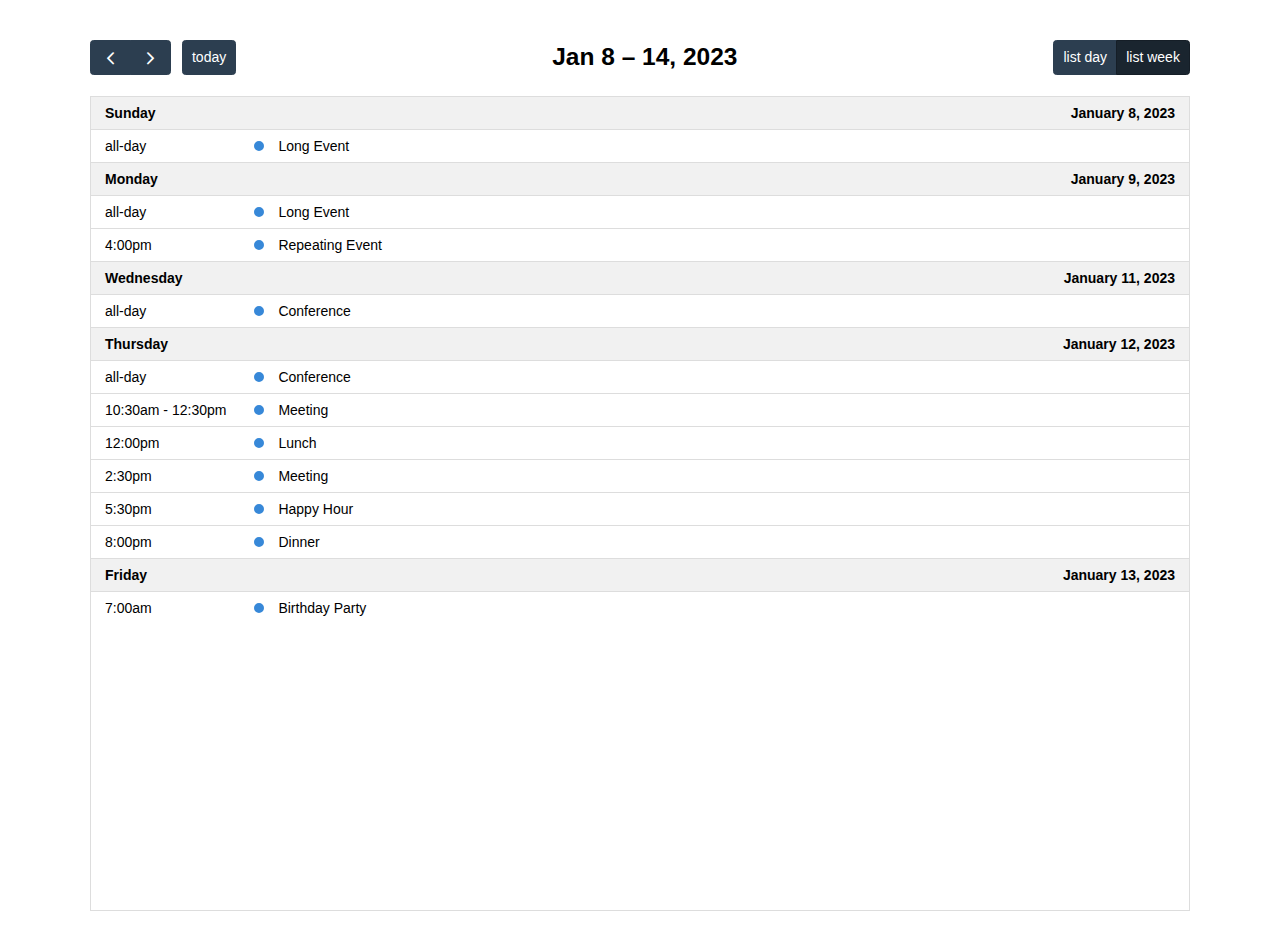
<file: fullcalendar-6.1.18/examples/list-views.html>
<!DOCTYPE html>
<html>
<head>
<meta charset='utf-8' />
<script src='../dist/index.global.js'></script>
<script>

  document.addEventListener('DOMContentLoaded', function() {
    var calendarEl = document.getElementById('calendar');

    var calendar = new FullCalendar.Calendar(calendarEl, {

      headerToolbar: {
        left: 'prev,next today',
        center: 'title',
        right: 'listDay,listWeek'
      },

      // customize the button names,
      // otherwise they'd all just say "list"
      views: {
        listDay: { buttonText: 'list day' },
        listWeek: { buttonText: 'list week' }
      },

      initialView: 'listWeek',
      initialDate: '2023-01-12',
      navLinks: true, // can click day/week names to navigate views
      editable: true,
      dayMaxEvents: true, // allow "more" link when too many events
      events: [
        {
          title: 'All Day Event',
          start: '2023-01-01'
        },
        {
          title: 'Long Event',
          start: '2023-01-07',
          end: '2023-01-10'
        },
        {
          groupId: 999,
          title: 'Repeating Event',
          start: '2023-01-09T16:00:00'
        },
        {
          groupId: 999,
          title: 'Repeating Event',
          start: '2023-01-16T16:00:00'
        },
        {
          title: 'Conference',
          start: '2023-01-11',
          end: '2023-01-13'
        },
        {
          title: 'Meeting',
          start: '2023-01-12T10:30:00',
          end: '2023-01-12T12:30:00'
        },
        {
          title: 'Lunch',
          start: '2023-01-12T12:00:00'
        },
        {
          title: 'Meeting',
          start: '2023-01-12T14:30:00'
        },
        {
          title: 'Happy Hour',
          start: '2023-01-12T17:30:00'
        },
        {
          title: 'Dinner',
          start: '2023-01-12T20:00:00'
        },
        {
          title: 'Birthday Party',
          start: '2023-01-13T07:00:00'
        },
        {
          title: 'Click for Google',
          url: 'http://google.com/',
          start: '2023-01-28'
        }
      ]
    });

    calendar.render();
  });

</script>
<style>

  body {
    margin: 40px 10px;
    padding: 0;
    font-family: Arial, Helvetica Neue, Helvetica, sans-serif;
    font-size: 14px;
  }

  #calendar {
    max-width: 1100px;
    margin: 0 auto;
  }

</style>
</head>
<body>

  <div id='calendar'></div>

</body>
</html>
</file>
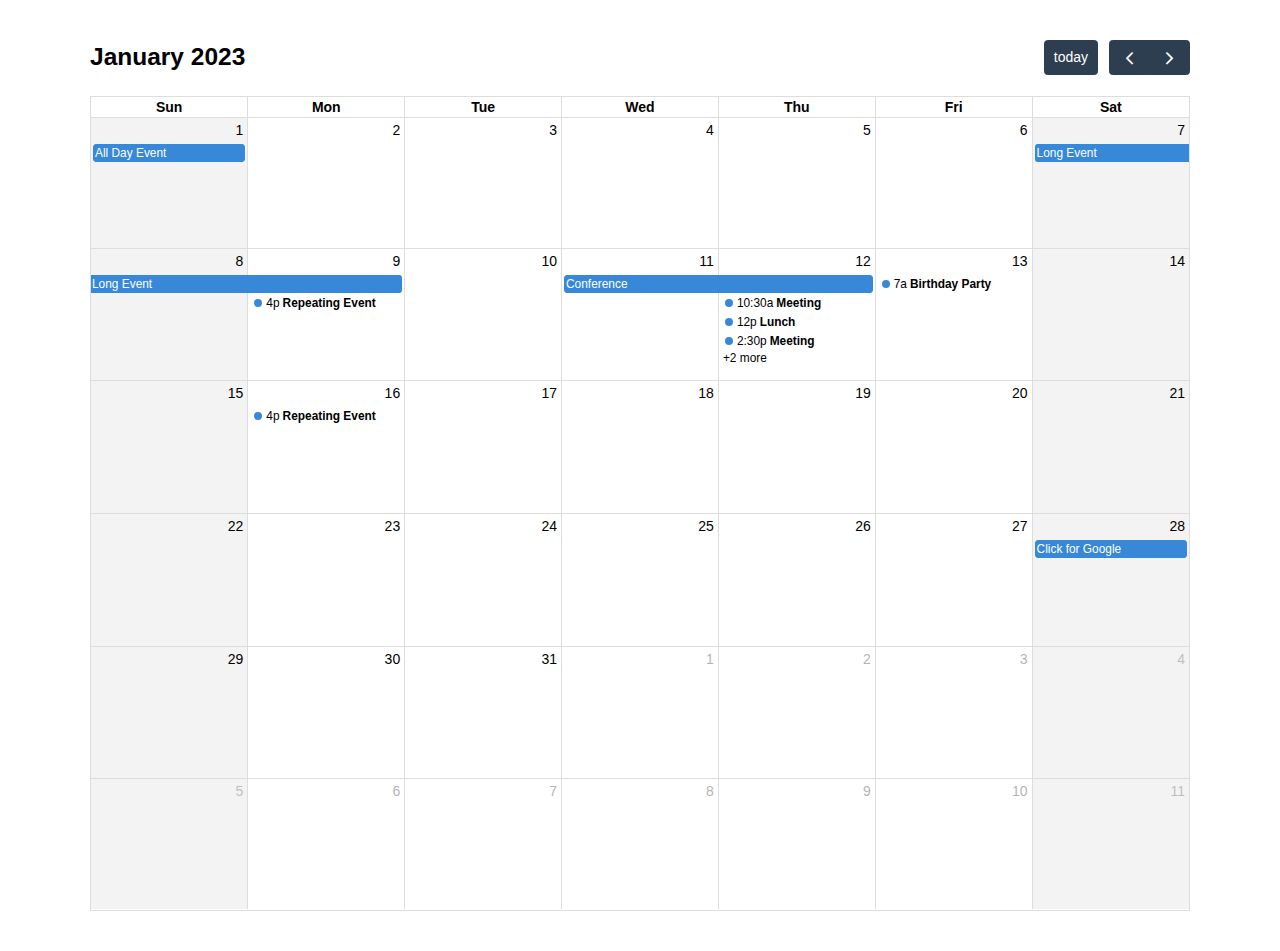
<file: fullcalendar-6.1.18/examples/month-view.html>
<!DOCTYPE html>
<html>
<head>
<meta charset='utf-8' />
<script src='../dist/index.global.js'></script>
<script>

  document.addEventListener('DOMContentLoaded', function() {
    var calendarEl = document.getElementById('calendar');

    var calendar = new FullCalendar.Calendar(calendarEl, {
      initialDate: '2023-01-12',
      editable: true,
      selectable: true,
      businessHours: true,
      dayMaxEvents: true, // allow "more" link when too many events
      events: [
        {
          title: 'All Day Event',
          start: '2023-01-01'
        },
        {
          title: 'Long Event',
          start: '2023-01-07',
          end: '2023-01-10'
        },
        {
          groupId: 999,
          title: 'Repeating Event',
          start: '2023-01-09T16:00:00'
        },
        {
          groupId: 999,
          title: 'Repeating Event',
          start: '2023-01-16T16:00:00'
        },
        {
          title: 'Conference',
          start: '2023-01-11',
          end: '2023-01-13'
        },
        {
          title: 'Meeting',
          start: '2023-01-12T10:30:00',
          end: '2023-01-12T12:30:00'
        },
        {
          title: 'Lunch',
          start: '2023-01-12T12:00:00'
        },
        {
          title: 'Meeting',
          start: '2023-01-12T14:30:00'
        },
        {
          title: 'Happy Hour',
          start: '2023-01-12T17:30:00'
        },
        {
          title: 'Dinner',
          start: '2023-01-12T20:00:00'
        },
        {
          title: 'Birthday Party',
          start: '2023-01-13T07:00:00'
        },
        {
          title: 'Click for Google',
          url: 'http://google.com/',
          start: '2023-01-28'
        }
      ]
    });

    calendar.render();
  });

</script>
<style>

  body {
    margin: 40px 10px;
    padding: 0;
    font-family: Arial, Helvetica Neue, Helvetica, sans-serif;
    font-size: 14px;
  }

  #calendar {
    max-width: 1100px;
    margin: 0 auto;
  }

</style>
</head>
<body>

  <div id='calendar'></div>

</body>
</html>
</file>
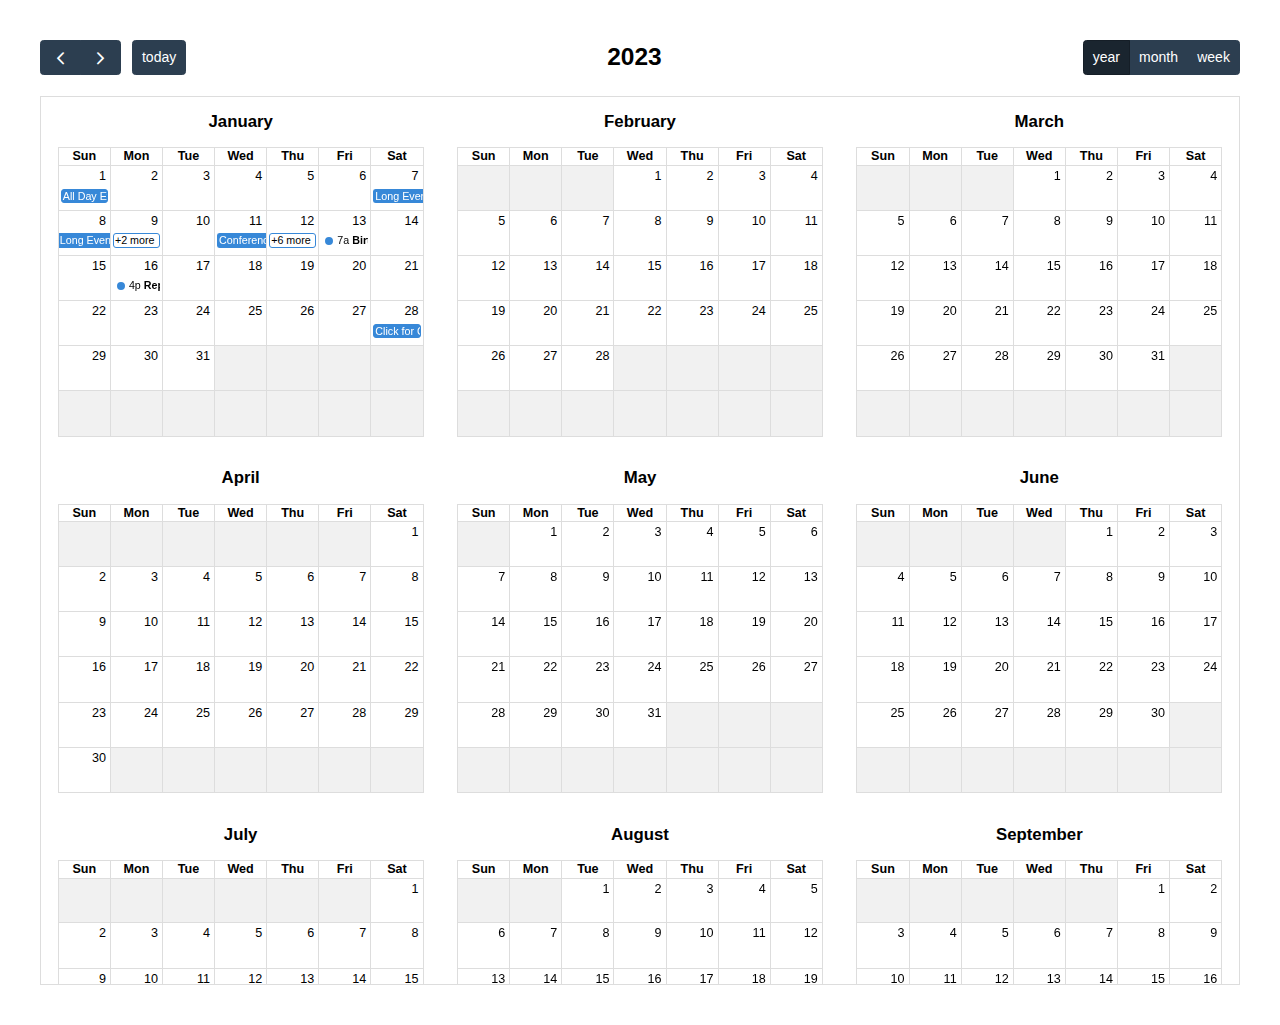
<file: fullcalendar-6.1.18/examples/multimonth-view.html>
<!DOCTYPE html>
<html>
<head>
<meta charset='utf-8' />
<script src='../dist/index.global.js'></script>
<script>

  document.addEventListener('DOMContentLoaded', function() {
    var calendarEl = document.getElementById('calendar');

    var calendar = new FullCalendar.Calendar(calendarEl, {
      headerToolbar: {
        left: 'prev,next today',
        center: 'title',
        right: 'multiMonthYear,dayGridMonth,timeGridWeek'
      },
      initialView: 'multiMonthYear',
      initialDate: '2023-01-12',
      editable: true,
      selectable: true,
      dayMaxEvents: true, // allow "more" link when too many events
      // multiMonthMaxColumns: 1, // guarantee single column
      // showNonCurrentDates: true,
      // fixedWeekCount: false,
      // businessHours: true,
      // weekends: false,
      events: [
        {
          title: 'All Day Event',
          start: '2023-01-01'
        },
        {
          title: 'Long Event',
          start: '2023-01-07',
          end: '2023-01-10'
        },
        {
          groupId: 999,
          title: 'Repeating Event',
          start: '2023-01-09T16:00:00'
        },
        {
          groupId: 999,
          title: 'Repeating Event',
          start: '2023-01-16T16:00:00'
        },
        {
          title: 'Conference',
          start: '2023-01-11',
          end: '2023-01-13'
        },
        {
          title: 'Meeting',
          start: '2023-01-12T10:30:00',
          end: '2023-01-12T12:30:00'
        },
        {
          title: 'Lunch',
          start: '2023-01-12T12:00:00'
        },
        {
          title: 'Meeting',
          start: '2023-01-12T14:30:00'
        },
        {
          title: 'Happy Hour',
          start: '2023-01-12T17:30:00'
        },
        {
          title: 'Dinner',
          start: '2023-01-12T20:00:00'
        },
        {
          title: 'Birthday Party',
          start: '2023-01-13T07:00:00'
        },
        {
          title: 'Click for Google',
          url: 'http://google.com/',
          start: '2023-01-28'
        }
      ]
    });

    calendar.render();
  });

</script>
<style>

  body {
    margin: 40px 10px;
    padding: 0;
    font-family: Arial, Helvetica Neue, Helvetica, sans-serif;
    font-size: 14px;
  }

  #calendar {
    max-width: 1200px;
    margin: 0 auto;
  }

</style>
</head>
<body>

  <div id='calendar'></div>

</body>
</html>
</file>
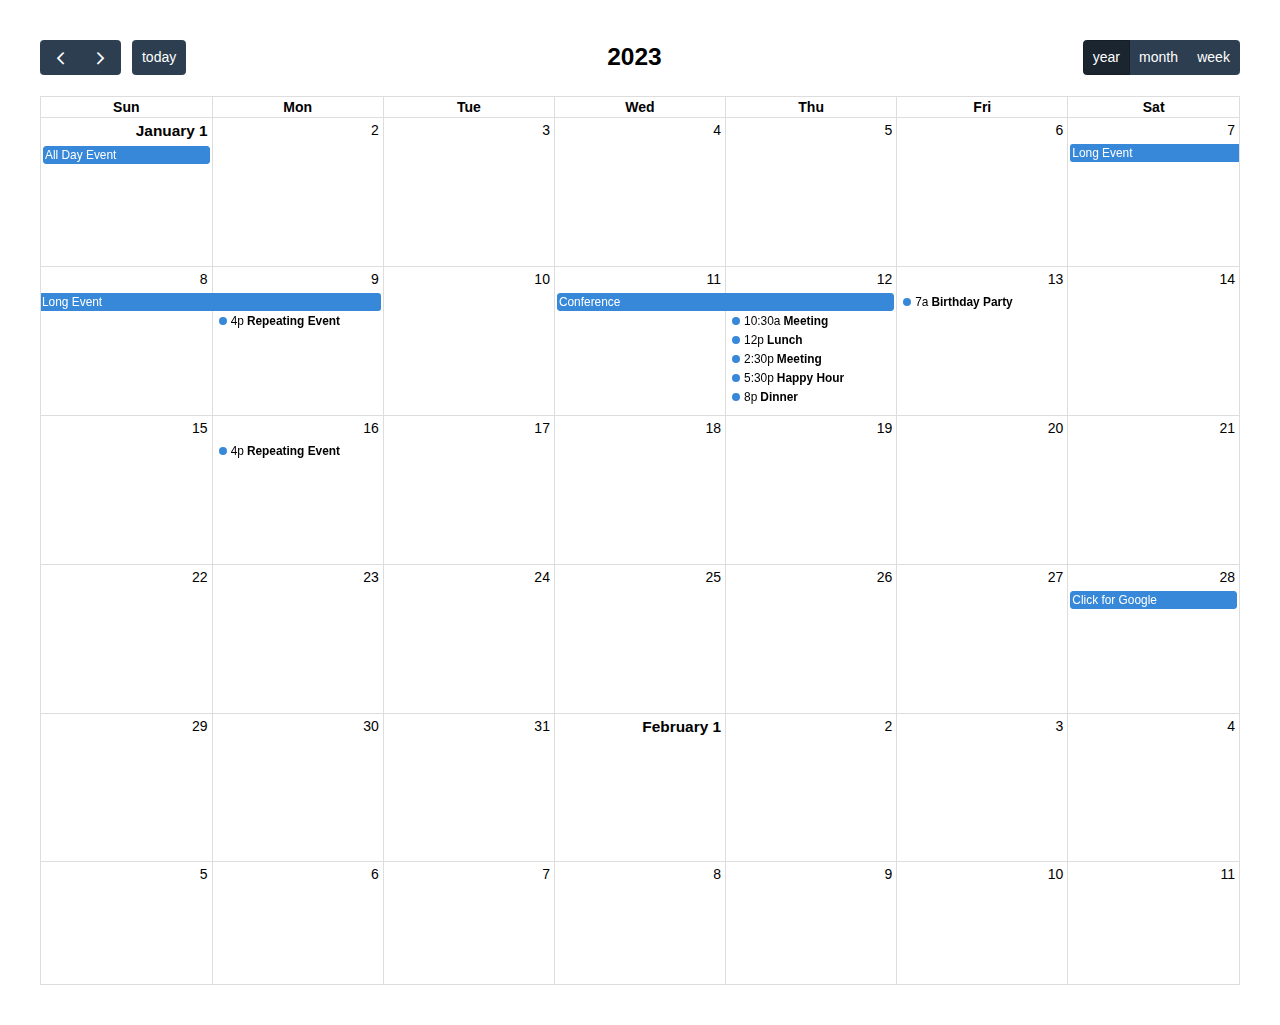
<file: fullcalendar-6.1.18/examples/multiweek-view.html>
<!DOCTYPE html>
<html>
<head>
<meta charset='utf-8' />
<script src='../dist/index.global.js'></script>
<script>

  document.addEventListener('DOMContentLoaded', function() {
    var calendarEl = document.getElementById('calendar');

    var calendar = new FullCalendar.Calendar(calendarEl, {
      headerToolbar: {
        left: 'prev,next today',
        center: 'title',
        right: 'dayGridYear,dayGridMonth,timeGridWeek'
      },
      initialView: 'dayGridYear',
      initialDate: '2023-01-12',
      editable: true,
      selectable: true,
      dayMaxEvents: true, // allow "more" link when too many events
      // businessHours: true,
      // weekends: false,
      events: [
        {
          title: 'All Day Event',
          start: '2023-01-01'
        },
        {
          title: 'Long Event',
          start: '2023-01-07',
          end: '2023-01-10'
        },
        {
          groupId: 999,
          title: 'Repeating Event',
          start: '2023-01-09T16:00:00'
        },
        {
          groupId: 999,
          title: 'Repeating Event',
          start: '2023-01-16T16:00:00'
        },
        {
          title: 'Conference',
          start: '2023-01-11',
          end: '2023-01-13'
        },
        {
          title: 'Meeting',
          start: '2023-01-12T10:30:00',
          end: '2023-01-12T12:30:00'
        },
        {
          title: 'Lunch',
          start: '2023-01-12T12:00:00'
        },
        {
          title: 'Meeting',
          start: '2023-01-12T14:30:00'
        },
        {
          title: 'Happy Hour',
          start: '2023-01-12T17:30:00'
        },
        {
          title: 'Dinner',
          start: '2023-01-12T20:00:00'
        },
        {
          title: 'Birthday Party',
          start: '2023-01-13T07:00:00'
        },
        {
          title: 'Click for Google',
          url: 'http://google.com/',
          start: '2023-01-28'
        }
      ]
    });

    calendar.render();
  });

</script>
<style>

  body {
    margin: 40px 10px;
    padding: 0;
    font-family: Arial, Helvetica Neue, Helvetica, sans-serif;
    font-size: 14px;
  }

  #calendar {
    max-width: 1200px;
    margin: 0 auto;
  }

</style>
</head>
<body>

  <div id='calendar'></div>

</body>
</html>
</file>
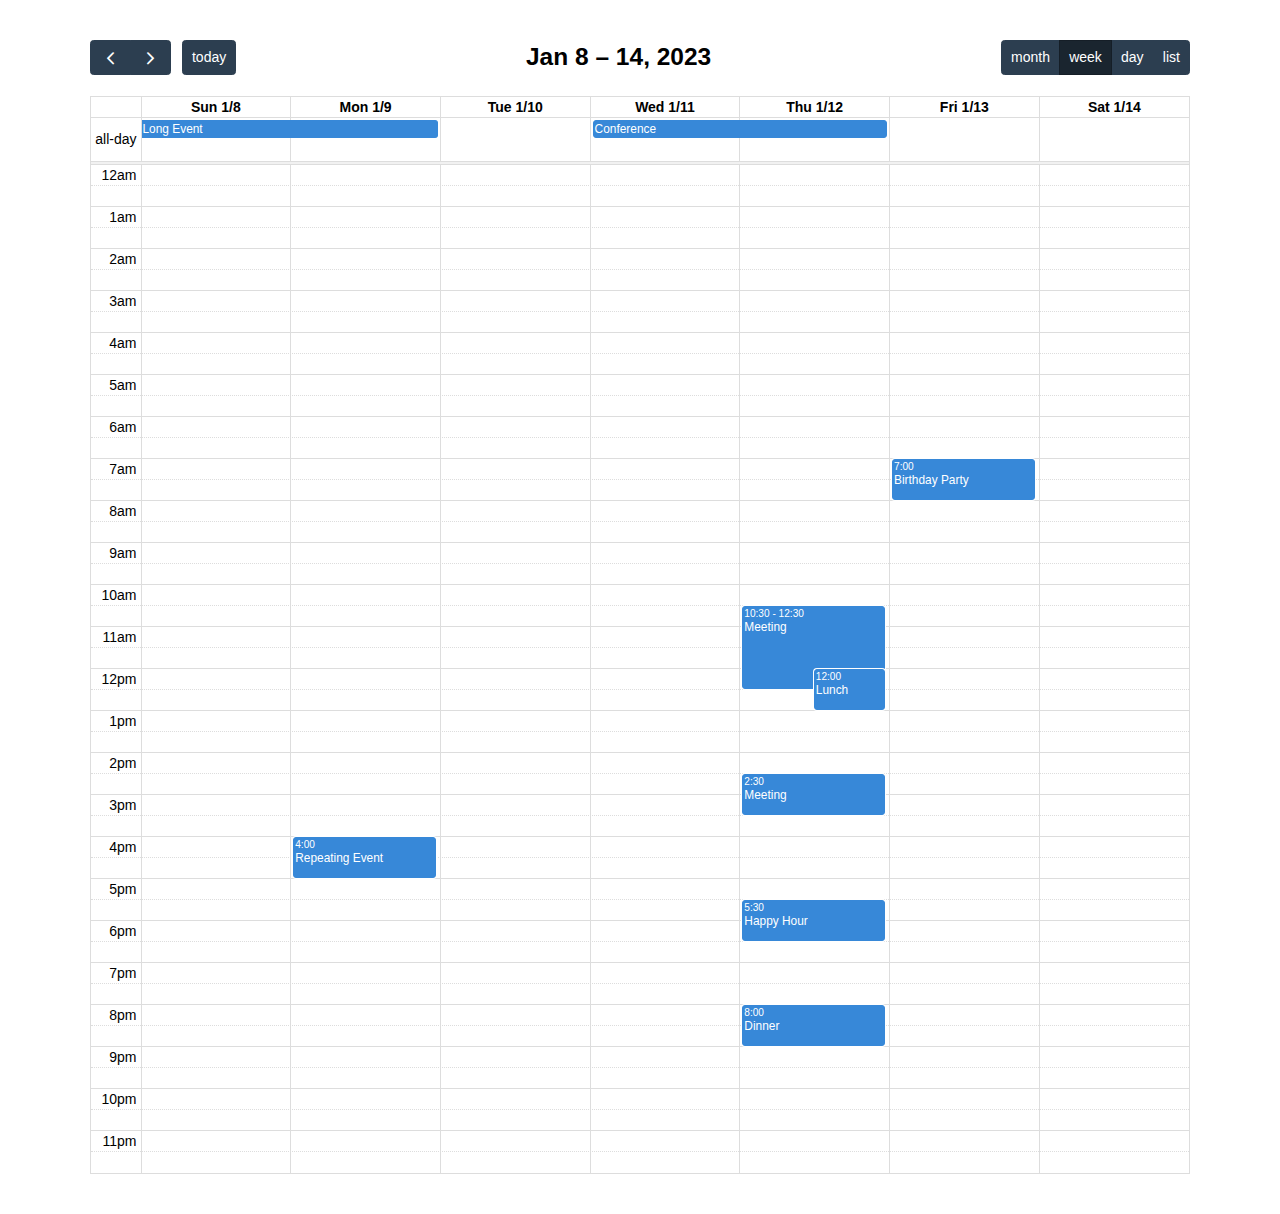
<file: fullcalendar-6.1.18/examples/natural-height.html>
<!DOCTYPE html>
<html>
<head>
<meta charset='utf-8' />
<script src='../dist/index.global.js'></script>
<script>

  document.addEventListener('DOMContentLoaded', function() {
    var calendarEl = document.getElementById('calendar');

    var calendar = new FullCalendar.Calendar(calendarEl, {
      initialDate: '2023-01-12',
      initialView: 'timeGridWeek',
      headerToolbar: {
        left: 'prev,next today',
        center: 'title',
        right: 'dayGridMonth,timeGridWeek,timeGridDay,listWeek'
      },
      height: 'auto',
      navLinks: true, // can click day/week names to navigate views
      editable: true,
      selectable: true,
      selectMirror: true,
      nowIndicator: true,
      events: [
        {
          title: 'All Day Event',
          start: '2023-01-01',
        },
        {
          title: 'Long Event',
          start: '2023-01-07',
          end: '2023-01-10'
        },
        {
          groupId: 999,
          title: 'Repeating Event',
          start: '2023-01-09T16:00:00'
        },
        {
          groupId: 999,
          title: 'Repeating Event',
          start: '2023-01-16T16:00:00'
        },
        {
          title: 'Conference',
          start: '2023-01-11',
          end: '2023-01-13'
        },
        {
          title: 'Meeting',
          start: '2023-01-12T10:30:00',
          end: '2023-01-12T12:30:00'
        },
        {
          title: 'Lunch',
          start: '2023-01-12T12:00:00'
        },
        {
          title: 'Meeting',
          start: '2023-01-12T14:30:00'
        },
        {
          title: 'Happy Hour',
          start: '2023-01-12T17:30:00'
        },
        {
          title: 'Dinner',
          start: '2023-01-12T20:00:00'
        },
        {
          title: 'Birthday Party',
          start: '2023-01-13T07:00:00'
        },
        {
          title: 'Click for Google',
          url: 'http://google.com/',
          start: '2023-01-28'
        }
      ]
    });

    calendar.render();
  });

</script>
<style>

  body {
    margin: 40px 10px;
    padding: 0;
    font-family: Arial, Helvetica Neue, Helvetica, sans-serif;
    font-size: 14px;
  }

  #calendar {
    max-width: 1100px;
    margin: 0 auto;
  }

</style>
</head>
<body>

  <div id='calendar'></div>

</body>
</html>
</file>
<file: index.css>
@import url(./reset.css); /* 초기화 css */

:root{
    --fc-small-font-size: .85em;
    --fc-page-bg-color: #fff;
    --fc-neutral-bg-color: hsla(0, 0%, 82%, .3);
    --fc-neutral-text-color: grey;
    --fc-border-color: #eee;
    --fc-button-text-color: #444;
    --fc-button-bg-color: #f9f9f9;
    --fc-button-border-color: #eee;
    --fc-button-hover-bg-color: #eee;
    --fc-button-hover-border-color: #eee;
    --fc-button-active-bg-color: #eee;
    --fc-button-active-border-color: #eee;
    --fc-event-bg-color: #f9f9f9;
    --fc-event-border-color: #ddd;
    --fc-event-text-color: #222;
    --fc-event-selected-overlay-color: rgba(0, 0, 0, .25);
    --fc-more-link-bg-color: #d0d0d0;
    --fc-more-link-text-color: inherit;
    --fc-event-resizer-thickness: 8px;
    --fc-event-resizer-dot-total-width: 8px;
    --fc-event-resizer-dot-border-width: 1px;
    --fc-non-business-color: rgb(214 214 214 / 12%);
    --fc-bg-event-color: #8fdf82;
    --fc-bg-event-opacity: 0.3;
    --fc-highlight-color: rgba(188, 232, 241, .3);
    --fc-today-bg-color: rgba(255, 220, 40, .15);
    --fc-now-indicator-color: red;
}

#calendar{
    width: 100%;
    height: auto;
    font-size: 16px;
}
/* td min height */
.fc .fc-daygrid-day-frame {
    min-height: 120px;
    height: 100%;
}
/* button */
.fc .fc-button{
    padding: 0.3em 0.65em 0.45em;
    font-size: 12px;
}
.fc .fc-button-primary:disabled{
    opacity: 0;
}

/* th - 요일 */
.fc-theme-standard th{
    background-color : #f5f5f5;
}
.fc-theme-standard th a{
    color: #787878;
}
.fc .fc-col-header-cell-cushion {
    pointer-events: none;
}

/* event block, event dot */
.fc-h-event .fc-event-main{
    padding: 1px 8px;
}
.fc-event-start.fc-h-event .fc-event-main{
    border-left: 2px solid #000;
}
.fc-event-end.fc-h-event .fc-event-main{
    border-right: 2px solid #000;
}
.fc-h-event .fc-event-main-frame{
    align-items: center;
}
.fc-event-time,
.fc-daygrid-block-event .fc-event-time{
    font-weight: 400;
    letter-spacing: -0.02em;
    opacity: 0.65;
}
.fc-daygrid-dot-event .fc-event-title,
.fc-daygrid-block-event .fc-event-title-container{
    font-weight: 500;
    letter-spacing: 0.02em;
}

.fc-daygrid-dot-event.fc-event-mirror, .fc-daygrid-dot-event:hover{
    background: rgb(0 0 0 / 5%);
}
a:hover{
    transform: translateY(-2px);
}
a:hover div{
    cursor: pointer;
}

/*
    < color : 옅은 색, 짙은 색 >

    1. sky : #BAE8ED, #62BCD6
    2. red : #EDBABB, #D2373A
    3. orange : #FDCBC3, #FE866E
    4. pink : #F9C1E7, #fb4fc2
    5. green : #B2E7C2, #37B64E
    6. yellow : #F3F1BE, #DFD800
    7. purple: #DCB2E7, #8737B6
*/

/* expense - pink */
.fc-h-event.expense{
    background-color: #F9C1E7;
    border: 1px solid #F9C1E7;
}
.fc-h-event.expense .fc-event-main{
    color: #000;
}
.expense .fc-daygrid-event-dot{
    border-color: #fb4fc2;
}
.expense.fc-v-event{
    background-color: #fff2fb;
    border-color: #F9C1E7;
}
.expense .fc-list-event-dot{
    border-color: #fb4fc2;
}

/* doc - sky */
.fc-h-event.doc{
    background-color: #BAE8ED;
    border: 1px solid #BAE8ED;
}
.fc-h-event.doc .fc-event-main{
    color: #000;
}
.doc .fc-daygrid-event-dot{
    border-color: #62BCD6;
}
.doc.fc-v-event{
    background-color: #f0feff;
    border-color: #BAE8ED;
}
.doc .fc-list-event-dot{
    border-color: #62BCD6;
}

/*  row - green */
.fc-h-event.row{
    background-color: #B2E7C2;
    border: 1px solid #B2E7C2;
}
.fc-h-event.row .fc-event-main{
    color: #000;
}
.row .fc-daygrid-event-dot{
    border-color: #37B64E;
}
.row.fc-v-event{
    background-color: #eefff3;
    border-color: #B2E7C2;
}
.row .fc-list-event-dot{
    border-color: #37B64E;
}

/*  recurring - orange */
.fc-h-event.recurring{
    background-color: #FDCBC3;
    border: 1px solid #FDCBC3;
}
.fc-h-event.recurring .fc-event-main{
    color: #000;
}
.recurring .fc-daygrid-event-dot{
    border-color: #FE866E;
}
.recurring.fc-v-event{
    background-color: #fff1ef;
    border-color: #FDCBC3;
}
.recurring .fc-list-event-dot{
    border-color: #FE866E;
}

/* dayGrid */
.fc-timeGridWeek-view .fc-daygrid-day-number,
.fc-timeGridWeek-view .fc-timegrid-col-misc,
.fc-timeGridDay-view .fc-timegrid-col-misc,
.fc-timeGridDay-view .fc-daygrid-day-top{
    display: none;
}
.fc-timeGridDay-view .fc .fc-timegrid-axis-cushion{
    text-align: center;
}
.fc-timeGridDay-view .fc-timegrid-slot-label-cushion{
    width: 100%;
    text-align: center;
    font-size: var(--fc-small-font-size);
    color: #666;
}
.fc-timegrid-slots tr td:first-child{
    background-color: #f9f9f9;
}
.fc-timeGridDay-view .fc-timegrid-axis-cushion{
    text-align: center;
    font-size: var(--fc-small-font-size);
}
.fc-timeGridDay-view .fc-daygrid-day-frame,
.fc-timeGridDay-view .fc-timegrid-axis-frame{
    background-color: #fffdf6;
}
.fc-timeGridDay-view .fc-scrollgrid-section > td{
    height: 5px;
}
.fc-timeGridDay-view .fc-scrollgrid-section-body:first-of-type > td{
    border-top: 1px solid #d9d9d9;
    border-bottom: 1px solid #d9d9d9;
}
.fc-timeGridDay-view .fc-scrollgrid-section:nth-child(2) > td{
    border-bottom: 1px solid #d9d9d9;
}
.fc .fc-timegrid-col.fc-day-today{
    background-color: #fff;
}
</file>
